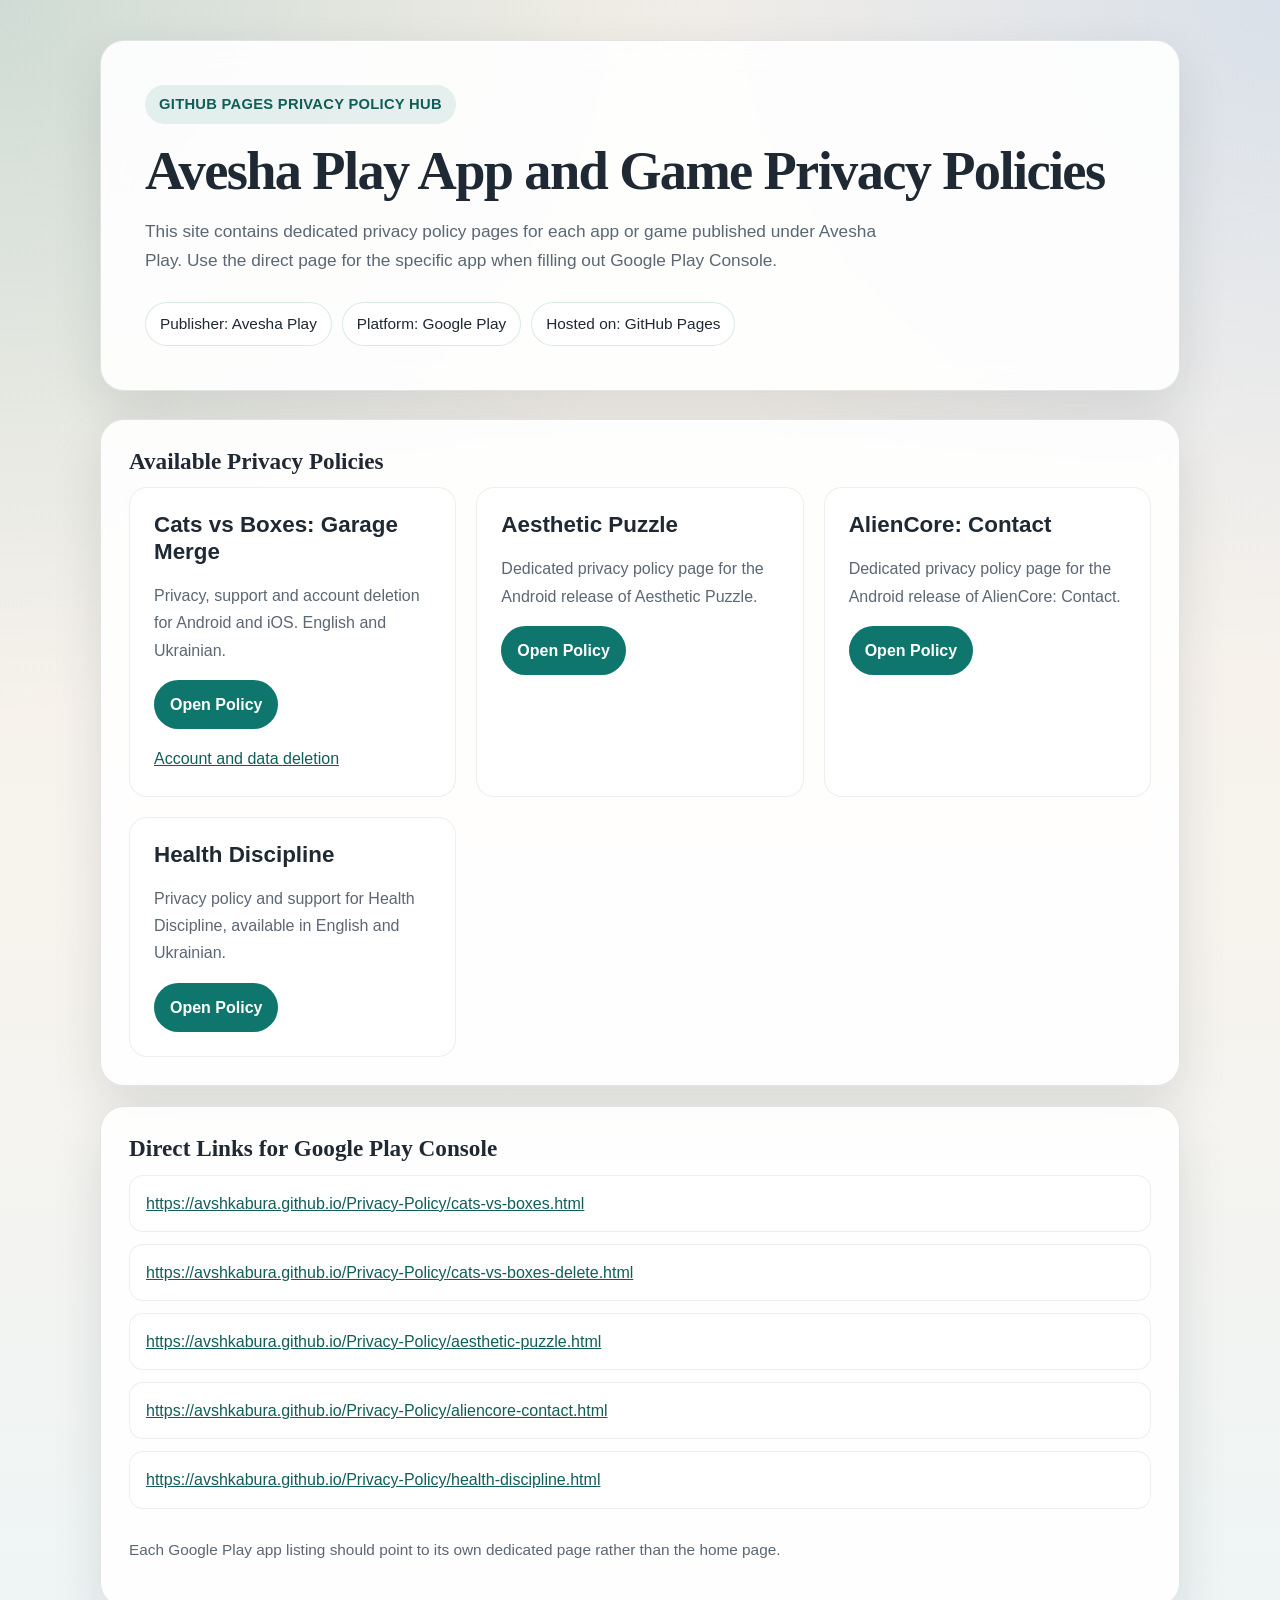
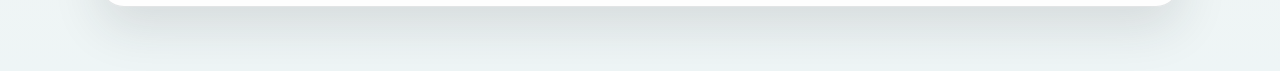
<file: index.html>
<!DOCTYPE html>
<html lang="en">
<head>
  <meta charset="UTF-8" />
  <meta name="viewport" content="width=device-width, initial-scale=1.0" />
  <title>Avesha Play Privacy Policies</title>
  <meta
    name="description"
    content="Privacy policy hub for Avesha Play apps and games published on Google Play."
  />
  <link rel="stylesheet" href="styles.css" />
</head>
<body>
  <main class="shell">
    <section class="hero">
      <span class="eyebrow">GitHub Pages Privacy Policy Hub</span>
      <h1>Avesha Play App and Game Privacy Policies</h1>
      <p>
        This site contains dedicated privacy policy pages for each app or game published under Avesha Play.
        Use the direct page for the specific app when filling out Google Play Console.
      </p>
      <div class="meta-row">
        <span class="chip">Publisher: Avesha Play</span>
        <span class="chip">Platform: Google Play</span>
        <span class="chip">Hosted on: GitHub Pages</span>
      </div>
    </section>

    <section class="panel">
      <h2>Available Privacy Policies</h2>
      <div class="grid">
        <article class="card">
          <h3>Cats vs Boxes: Garage Merge</h3>
          <p>Privacy, support and account deletion for Android and iOS. English and Ukrainian.</p>
          <a class="button" href="cats-vs-boxes.html">Open Policy</a>
          <p><a href="cats-vs-boxes-delete.html">Account and data deletion</a></p>
        </article>
        <article class="card">
          <h3>Aesthetic Puzzle</h3>
          <p>
            Dedicated privacy policy page for the Android release of Aesthetic Puzzle.
          </p>
          <a class="button" href="aesthetic-puzzle.html">Open Policy</a>
        </article>

        <article class="card">
          <h3>AlienCore: Contact</h3>
          <p>
            Dedicated privacy policy page for the Android release of AlienCore: Contact.
          </p>
          <a class="button" href="aliencore-contact.html">Open Policy</a>
        </article>

        <article class="card">
          <h3>Health Discipline</h3>
          <p>
            Privacy policy and support for Health Discipline, available in English and Ukrainian.
          </p>
          <a class="button" href="health-discipline.html">Open Policy</a>
        </article>
      </div>
    </section>

    <section class="panel">
      <h2>Direct Links for Google Play Console</h2>
      <div class="url-list">
        <div class="url-item"><a href="https://avshkabura.github.io/Privacy-Policy/cats-vs-boxes.html">https://avshkabura.github.io/Privacy-Policy/cats-vs-boxes.html</a></div>
        <div class="url-item"><a href="https://avshkabura.github.io/Privacy-Policy/cats-vs-boxes-delete.html">https://avshkabura.github.io/Privacy-Policy/cats-vs-boxes-delete.html</a></div>
        <div class="url-item">
          <a href="https://avshkabura.github.io/Privacy-Policy/aesthetic-puzzle.html">
            https://avshkabura.github.io/Privacy-Policy/aesthetic-puzzle.html
          </a>
        </div>
        <div class="url-item">
          <a href="https://avshkabura.github.io/Privacy-Policy/aliencore-contact.html">
            https://avshkabura.github.io/Privacy-Policy/aliencore-contact.html
          </a>
        </div>
        <div class="url-item">
          <a href="https://avshkabura.github.io/Privacy-Policy/health-discipline.html">
            https://avshkabura.github.io/Privacy-Policy/health-discipline.html
          </a>
        </div>
      </div>
      <p class="footer-note">
        Each Google Play app listing should point to its own dedicated page rather than the home page.
      </p>
    </section>
  </main>
</body>
</html>
</file>
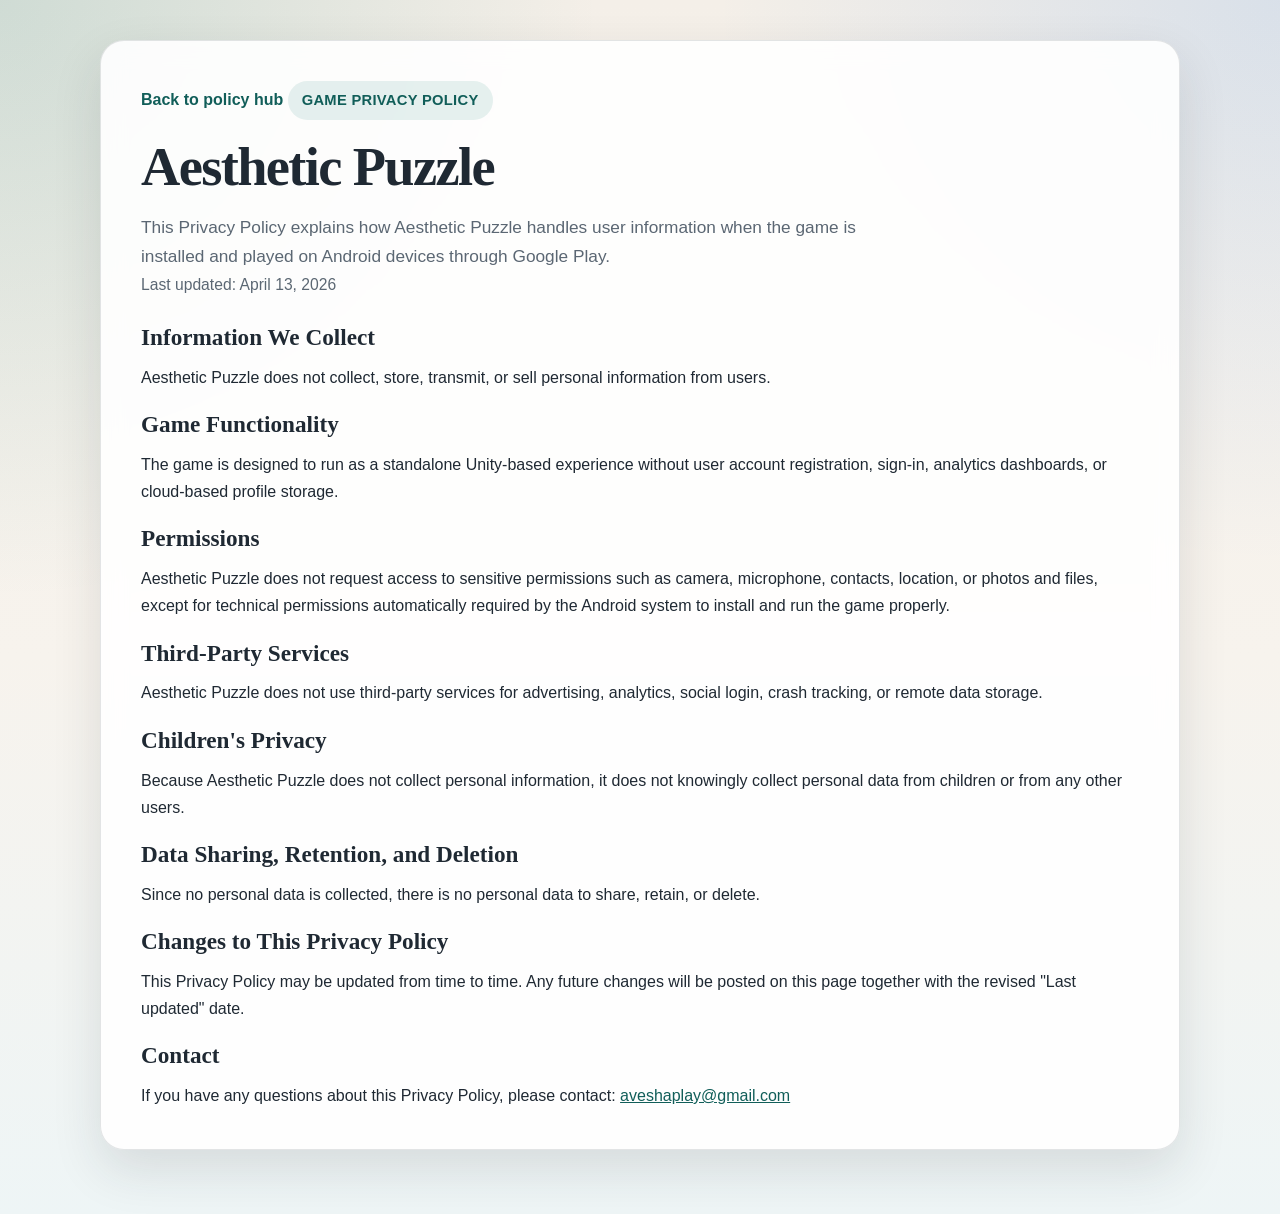
<file: aesthetic-puzzle.html>
<!DOCTYPE html>
<html lang="en">
<head>
  <meta charset="UTF-8" />
  <meta name="viewport" content="width=device-width, initial-scale=1.0" />
  <title>Privacy Policy - Aesthetic Puzzle</title>
  <meta
    name="description"
    content="Privacy Policy for the Aesthetic Puzzle mobile game."
  />
  <link rel="stylesheet" href="styles.css" />
</head>
<body>
  <main class="shell">
    <article class="policy">
      <header>
        <a class="back-link" href="index.html">Back to policy hub</a>
        <span class="eyebrow">Game Privacy Policy</span>
        <h1>Aesthetic Puzzle</h1>
        <p class="lead">
          This Privacy Policy explains how Aesthetic Puzzle handles user information when the
          game is installed and played on Android devices through Google Play.
        </p>
        <p class="last-updated">Last updated: April 13, 2026</p>
      </header>

      <section>
        <h2>Information We Collect</h2>
        <p>
          Aesthetic Puzzle does not collect, store, transmit, or sell personal information from users.
        </p>
      </section>

      <section>
        <h2>Game Functionality</h2>
        <p>
          The game is designed to run as a standalone Unity-based experience without user account
          registration, sign-in, analytics dashboards, or cloud-based profile storage.
        </p>
      </section>

      <section>
        <h2>Permissions</h2>
        <p>
          Aesthetic Puzzle does not request access to sensitive permissions such as camera,
          microphone, contacts, location, or photos and files, except for technical permissions
          automatically required by the Android system to install and run the game properly.
        </p>
      </section>

      <section>
        <h2>Third-Party Services</h2>
        <p>
          Aesthetic Puzzle does not use third-party services for advertising, analytics,
          social login, crash tracking, or remote data storage.
        </p>
      </section>

      <section>
        <h2>Children's Privacy</h2>
        <p>
          Because Aesthetic Puzzle does not collect personal information, it does not knowingly
          collect personal data from children or from any other users.
        </p>
      </section>

      <section>
        <h2>Data Sharing, Retention, and Deletion</h2>
        <p>
          Since no personal data is collected, there is no personal data to share, retain, or delete.
        </p>
      </section>

      <section>
        <h2>Changes to This Privacy Policy</h2>
        <p>
          This Privacy Policy may be updated from time to time. Any future changes will be posted on
          this page together with the revised "Last updated" date.
        </p>
      </section>

      <section>
        <h2>Contact</h2>
        <p>
          If you have any questions about this Privacy Policy, please contact:
          <a href="mailto:aveshaplay@gmail.com">aveshaplay@gmail.com</a>
        </p>
      </section>
    </article>
  </main>
</body>
</html>
</file>
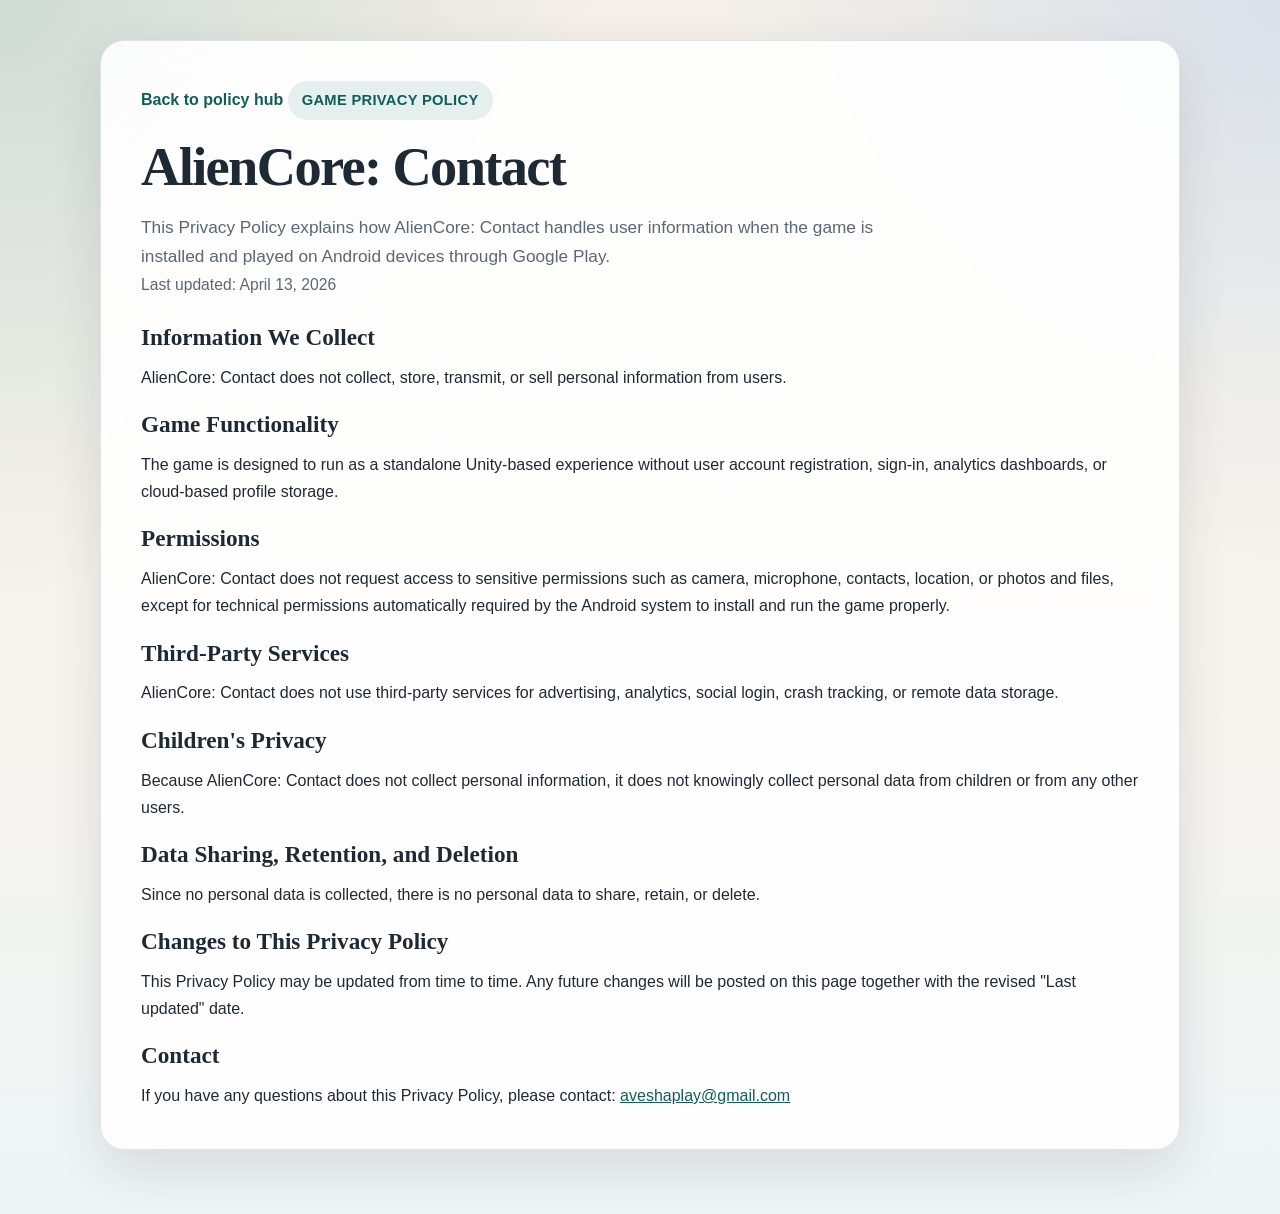
<file: aliencore-contact.html>
<!DOCTYPE html>
<html lang="en">
<head>
  <meta charset="UTF-8" />
  <meta name="viewport" content="width=device-width, initial-scale=1.0" />
  <title>Privacy Policy - AlienCore: Contact</title>
  <meta
    name="description"
    content="Privacy Policy for the AlienCore: Contact mobile game."
  />
  <link rel="stylesheet" href="styles.css" />
</head>
<body>
  <main class="shell">
    <article class="policy">
      <header>
        <a class="back-link" href="index.html">Back to policy hub</a>
        <span class="eyebrow">Game Privacy Policy</span>
        <h1>AlienCore: Contact</h1>
        <p class="lead">
          This Privacy Policy explains how AlienCore: Contact handles user information when the
          game is installed and played on Android devices through Google Play.
        </p>
        <p class="last-updated">Last updated: April 13, 2026</p>
      </header>

      <section>
        <h2>Information We Collect</h2>
        <p>
          AlienCore: Contact does not collect, store, transmit, or sell personal information from users.
        </p>
      </section>

      <section>
        <h2>Game Functionality</h2>
        <p>
          The game is designed to run as a standalone Unity-based experience without user account
          registration, sign-in, analytics dashboards, or cloud-based profile storage.
        </p>
      </section>

      <section>
        <h2>Permissions</h2>
        <p>
          AlienCore: Contact does not request access to sensitive permissions such as camera,
          microphone, contacts, location, or photos and files, except for technical permissions
          automatically required by the Android system to install and run the game properly.
        </p>
      </section>

      <section>
        <h2>Third-Party Services</h2>
        <p>
          AlienCore: Contact does not use third-party services for advertising, analytics,
          social login, crash tracking, or remote data storage.
        </p>
      </section>

      <section>
        <h2>Children's Privacy</h2>
        <p>
          Because AlienCore: Contact does not collect personal information, it does not knowingly
          collect personal data from children or from any other users.
        </p>
      </section>

      <section>
        <h2>Data Sharing, Retention, and Deletion</h2>
        <p>
          Since no personal data is collected, there is no personal data to share, retain, or delete.
        </p>
      </section>

      <section>
        <h2>Changes to This Privacy Policy</h2>
        <p>
          This Privacy Policy may be updated from time to time. Any future changes will be posted on
          this page together with the revised "Last updated" date.
        </p>
      </section>

      <section>
        <h2>Contact</h2>
        <p>
          If you have any questions about this Privacy Policy, please contact:
          <a href="mailto:aveshaplay@gmail.com">aveshaplay@gmail.com</a>
        </p>
      </section>
    </article>
  </main>
</body>
</html>
</file>
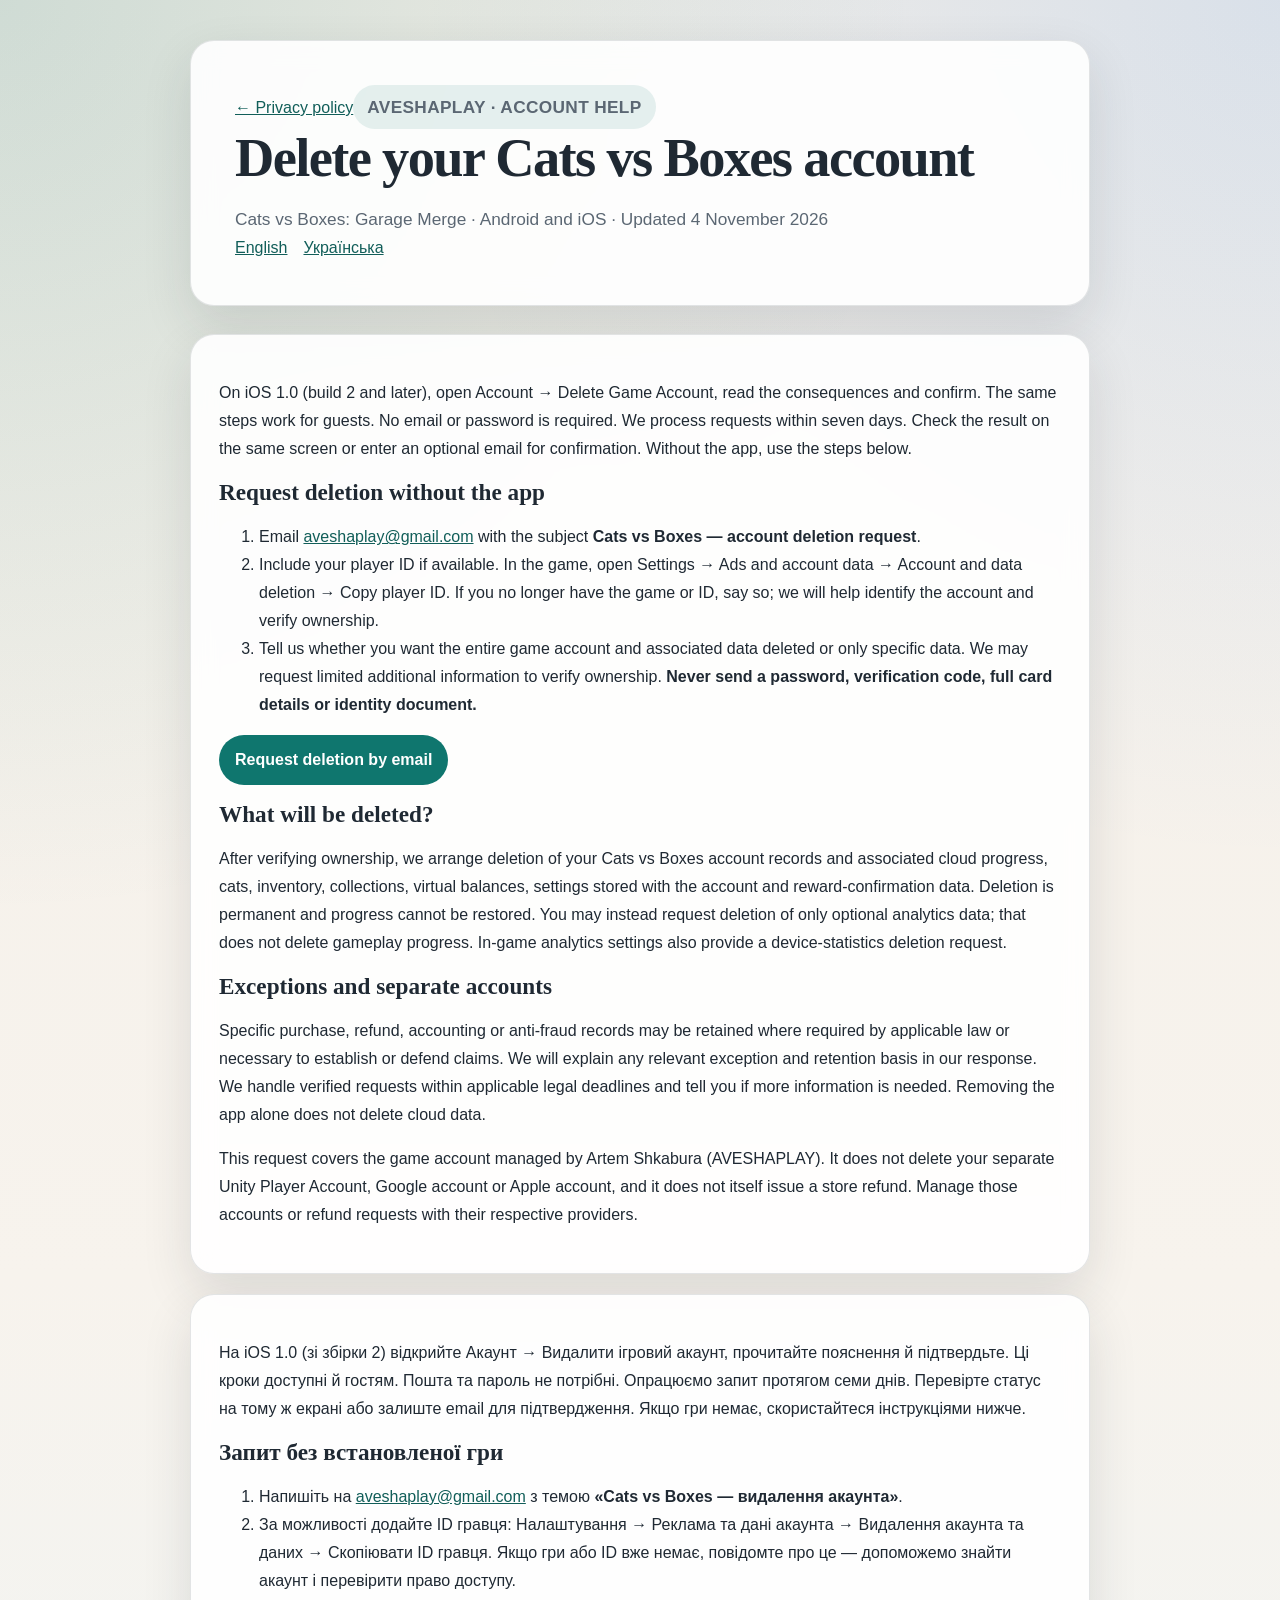
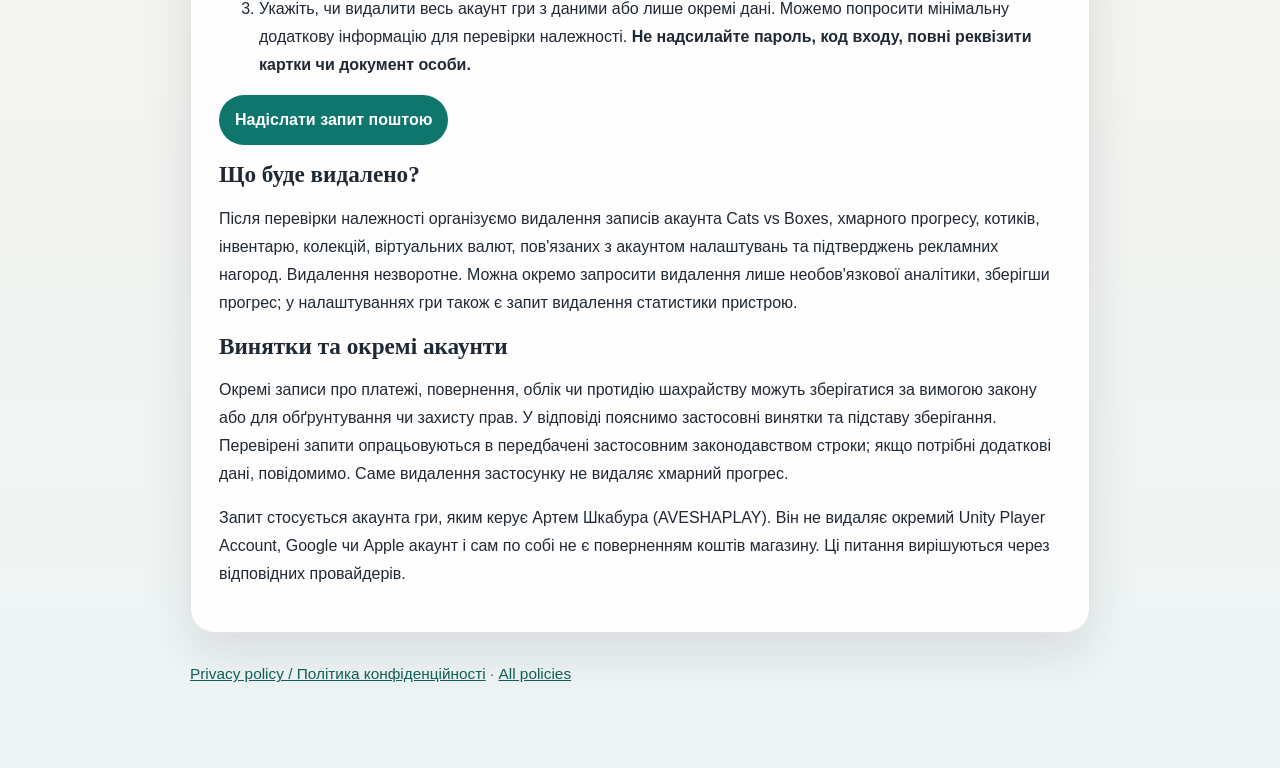
<file: cats-vs-boxes-delete.html>
<!doctype html><html lang="en"><head><meta charset="utf-8"><meta name="viewport" content="width=device-width,initial-scale=1"><meta name="referrer" content="no-referrer"><title>Delete account · Cats vs Boxes: Garage Merge</title><link rel="stylesheet" href="styles.css"><style>p,li{line-height:1.75}a{overflow-wrap:anywhere}.shell{max-width:900px}nav{display:flex;gap:1rem;flex-wrap:wrap}</style></head><body><main class="shell"><section class="hero"><a href="cats-vs-boxes.html">← Privacy policy</a><p class="eyebrow">AVESHAPLAY · Account help</p><h1>Delete your Cats vs Boxes account</h1><p>Cats vs Boxes: Garage Merge · Android and iOS · Updated 4 November 2026</p><nav><a href="#en">English</a><a href="#uk" lang="uk">Українська</a></nav></section>
<section id="en" class="panel"><p>On iOS 1.0 (build 2 and later), open Account → Delete Game Account, read the consequences and confirm. The same steps work for guests. No email or password is required. We process requests within seven days. Check the result on the same screen or enter an optional email for confirmation. Without the app, use the steps below.</p><h2>Request deletion without the app</h2><ol><li>Email <a href="mailto:aveshaplay@gmail.com?subject=Cats%20vs%20Boxes%20-%20account%20deletion%20request">aveshaplay@gmail.com</a> with the subject <strong>Cats vs Boxes — account deletion request</strong>.</li><li>Include your player ID if available. In the game, open Settings → Ads and account data → Account and data deletion → Copy player ID. If you no longer have the game or ID, say so; we will help identify the account and verify ownership.</li><li>Tell us whether you want the entire game account and associated data deleted or only specific data. We may request limited additional information to verify ownership. <strong>Never send a password, verification code, full card details or identity document.</strong></li></ol><p><a class="button" href="mailto:aveshaplay@gmail.com?subject=Cats%20vs%20Boxes%20-%20account%20deletion%20request">Request deletion by email</a></p><h2>What will be deleted?</h2><p>After verifying ownership, we arrange deletion of your Cats vs Boxes account records and associated cloud progress, cats, inventory, collections, virtual balances, settings stored with the account and reward-confirmation data. Deletion is permanent and progress cannot be restored. You may instead request deletion of only optional analytics data; that does not delete gameplay progress. In-game analytics settings also provide a device-statistics deletion request.</p><h2>Exceptions and separate accounts</h2><p>Specific purchase, refund, accounting or anti-fraud records may be retained where required by applicable law or necessary to establish or defend claims. We will explain any relevant exception and retention basis in our response. We handle verified requests within applicable legal deadlines and tell you if more information is needed. Removing the app alone does not delete cloud data.</p><p>This request covers the game account managed by Artem Shkabura (AVESHAPLAY). It does not delete your separate Unity Player Account, Google account or Apple account, and it does not itself issue a store refund. Manage those accounts or refund requests with their respective providers.</p></section>
<section id="uk" class="panel" lang="uk"><p>На iOS 1.0 (зі збірки 2) відкрийте Акаунт → Видалити ігровий акаунт, прочитайте пояснення й підтвердьте. Ці кроки доступні й гостям. Пошта та пароль не потрібні. Опрацюємо запит протягом семи днів. Перевірте статус на тому ж екрані або залиште email для підтвердження. Якщо гри немає, скористайтеся інструкціями нижче.</p><h2>Запит без встановленої гри</h2><ol><li>Напишіть на <a href="mailto:aveshaplay@gmail.com?subject=Cats%20vs%20Boxes%20-%20account%20deletion%20request">aveshaplay@gmail.com</a> з темою <strong>«Cats vs Boxes — видалення акаунта»</strong>.</li><li>За можливості додайте ID гравця: Налаштування → Реклама та дані акаунта → Видалення акаунта та даних → Скопіювати ID гравця. Якщо гри або ID вже немає, повідомте про це — допоможемо знайти акаунт і перевірити право доступу.</li><li>Укажіть, чи видалити весь акаунт гри з даними або лише окремі дані. Можемо попросити мінімальну додаткову інформацію для перевірки належності. <strong>Не надсилайте пароль, код входу, повні реквізити картки чи документ особи.</strong></li></ol><p><a class="button" href="mailto:aveshaplay@gmail.com?subject=Cats%20vs%20Boxes%20-%20account%20deletion%20request">Надіслати запит поштою</a></p><h2>Що буде видалено?</h2><p>Після перевірки належності організуємо видалення записів акаунта Cats vs Boxes, хмарного прогресу, котиків, інвентарю, колекцій, віртуальних валют, пов'язаних з акаунтом налаштувань та підтверджень рекламних нагород. Видалення незворотне. Можна окремо запросити видалення лише необов'язкової аналітики, зберігши прогрес; у налаштуваннях гри також є запит видалення статистики пристрою.</p><h2>Винятки та окремі акаунти</h2><p>Окремі записи про платежі, повернення, облік чи протидію шахрайству можуть зберігатися за вимогою закону або для обґрунтування чи захисту прав. У відповіді пояснимо застосовні винятки та підставу зберігання. Перевірені запити опрацьовуються в передбачені застосовним законодавством строки; якщо потрібні додаткові дані, повідомимо. Саме видалення застосунку не видаляє хмарний прогрес.</p><p>Запит стосується акаунта гри, яким керує Артем Шкабура (AVESHAPLAY). Він не видаляє окремий Unity Player Account, Google чи Apple акаунт і сам по собі не є поверненням коштів магазину. Ці питання вирішуються через відповідних провайдерів.</p></section><p class="footer-note"><a href="cats-vs-boxes.html">Privacy policy / Політика конфіденційності</a> · <a href="index.html">All policies</a></p></main></body></html>
</file>
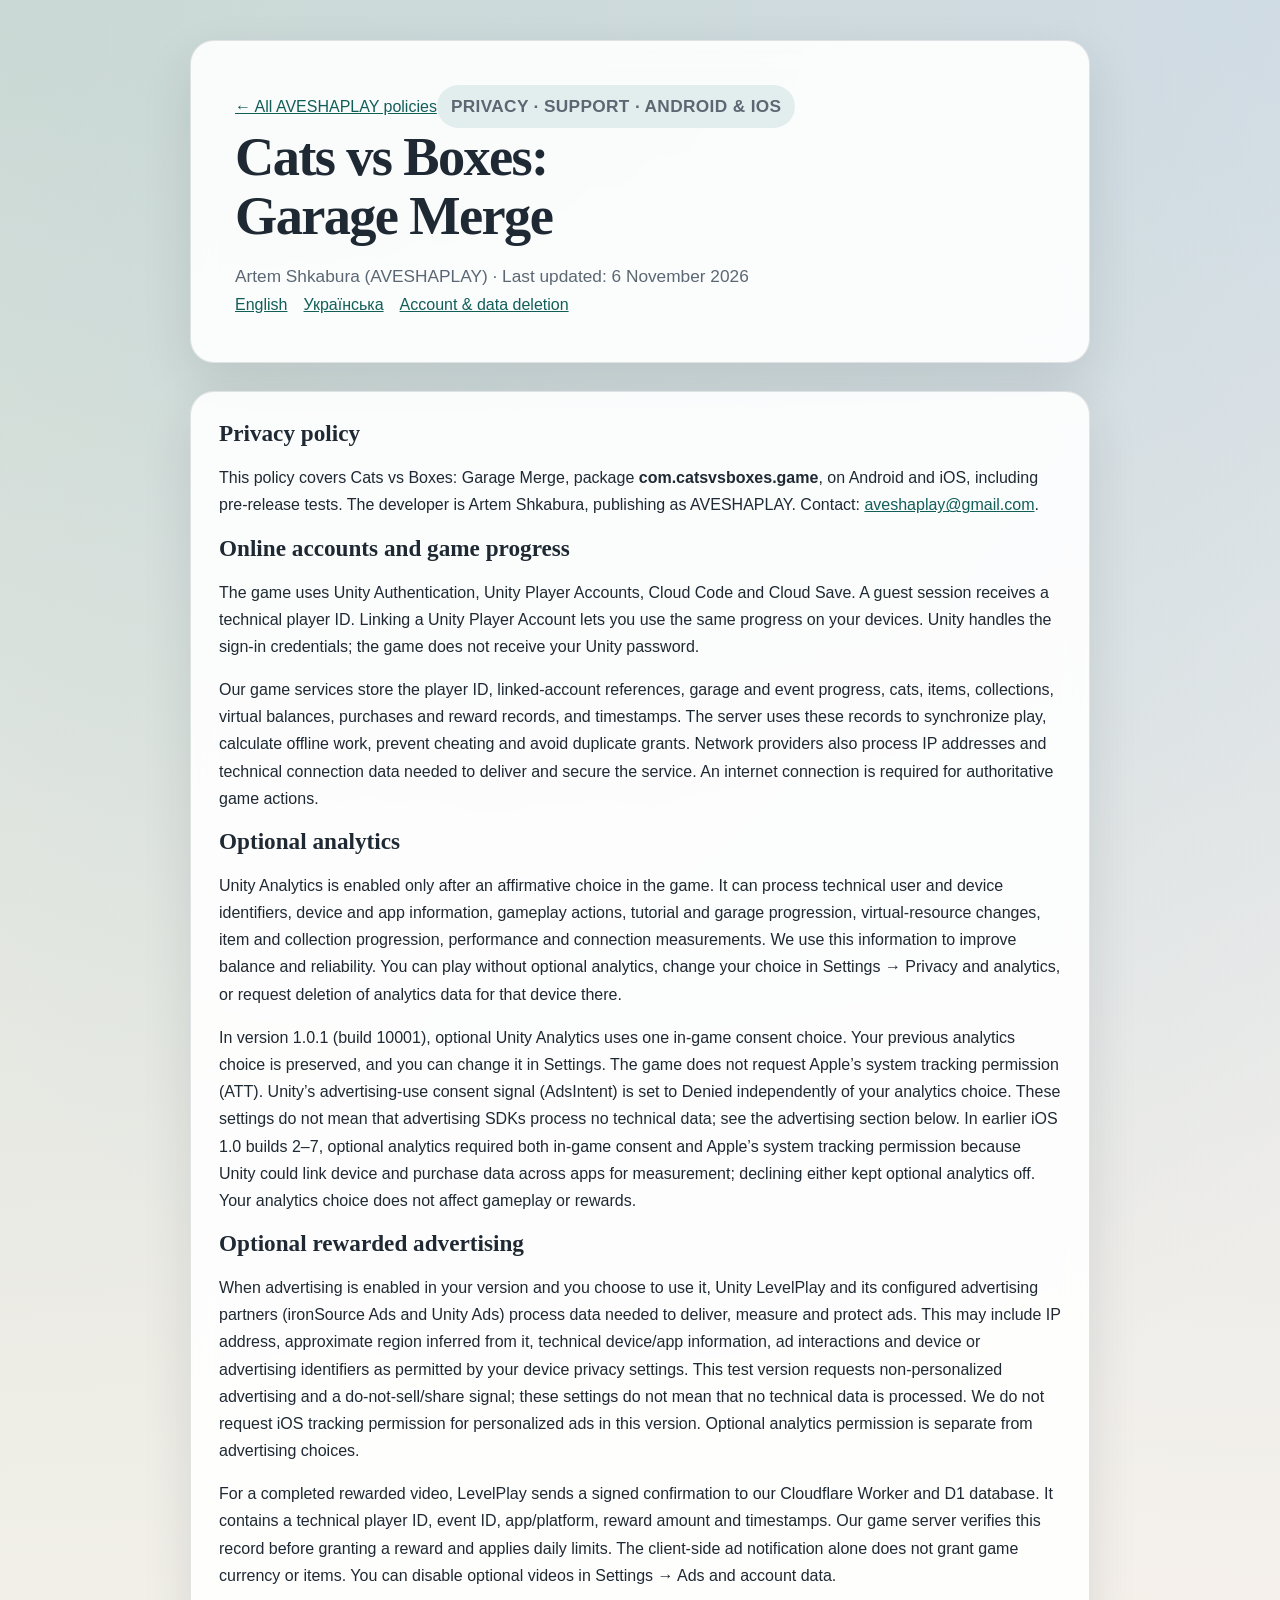
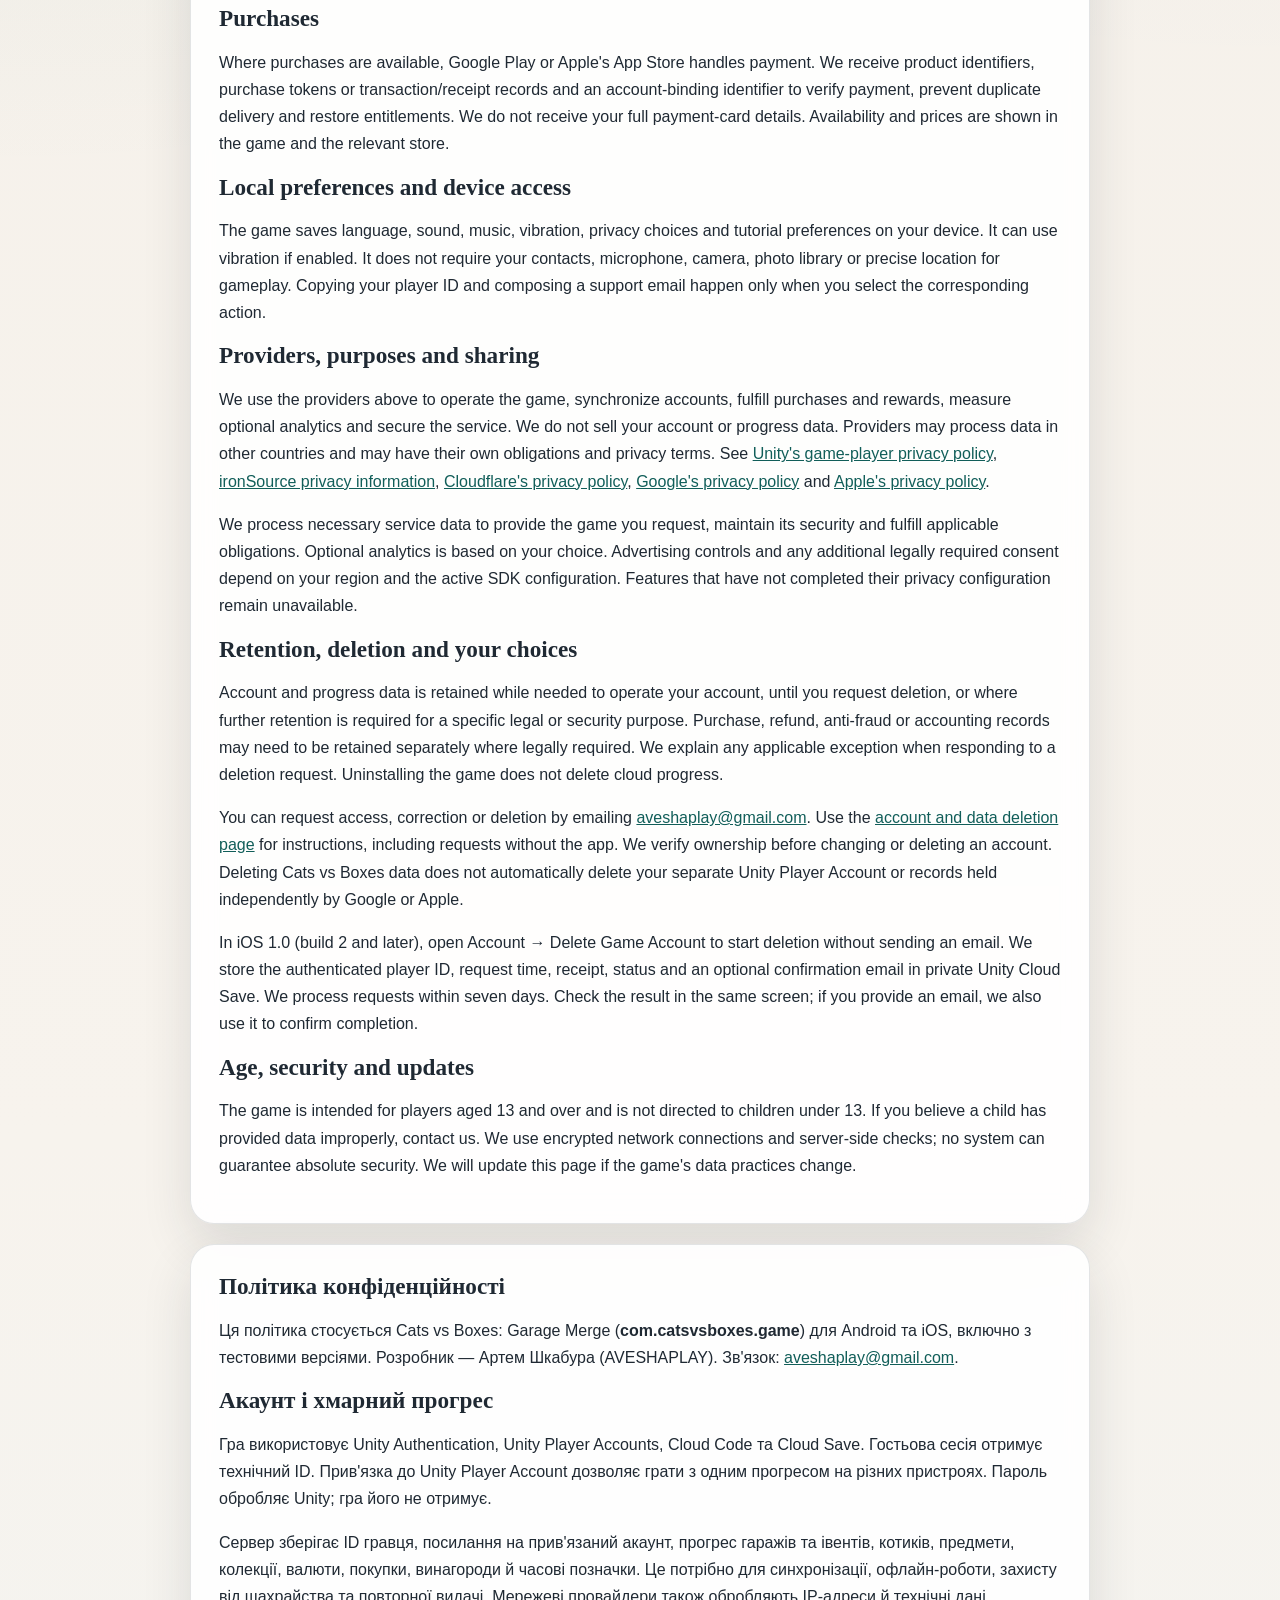
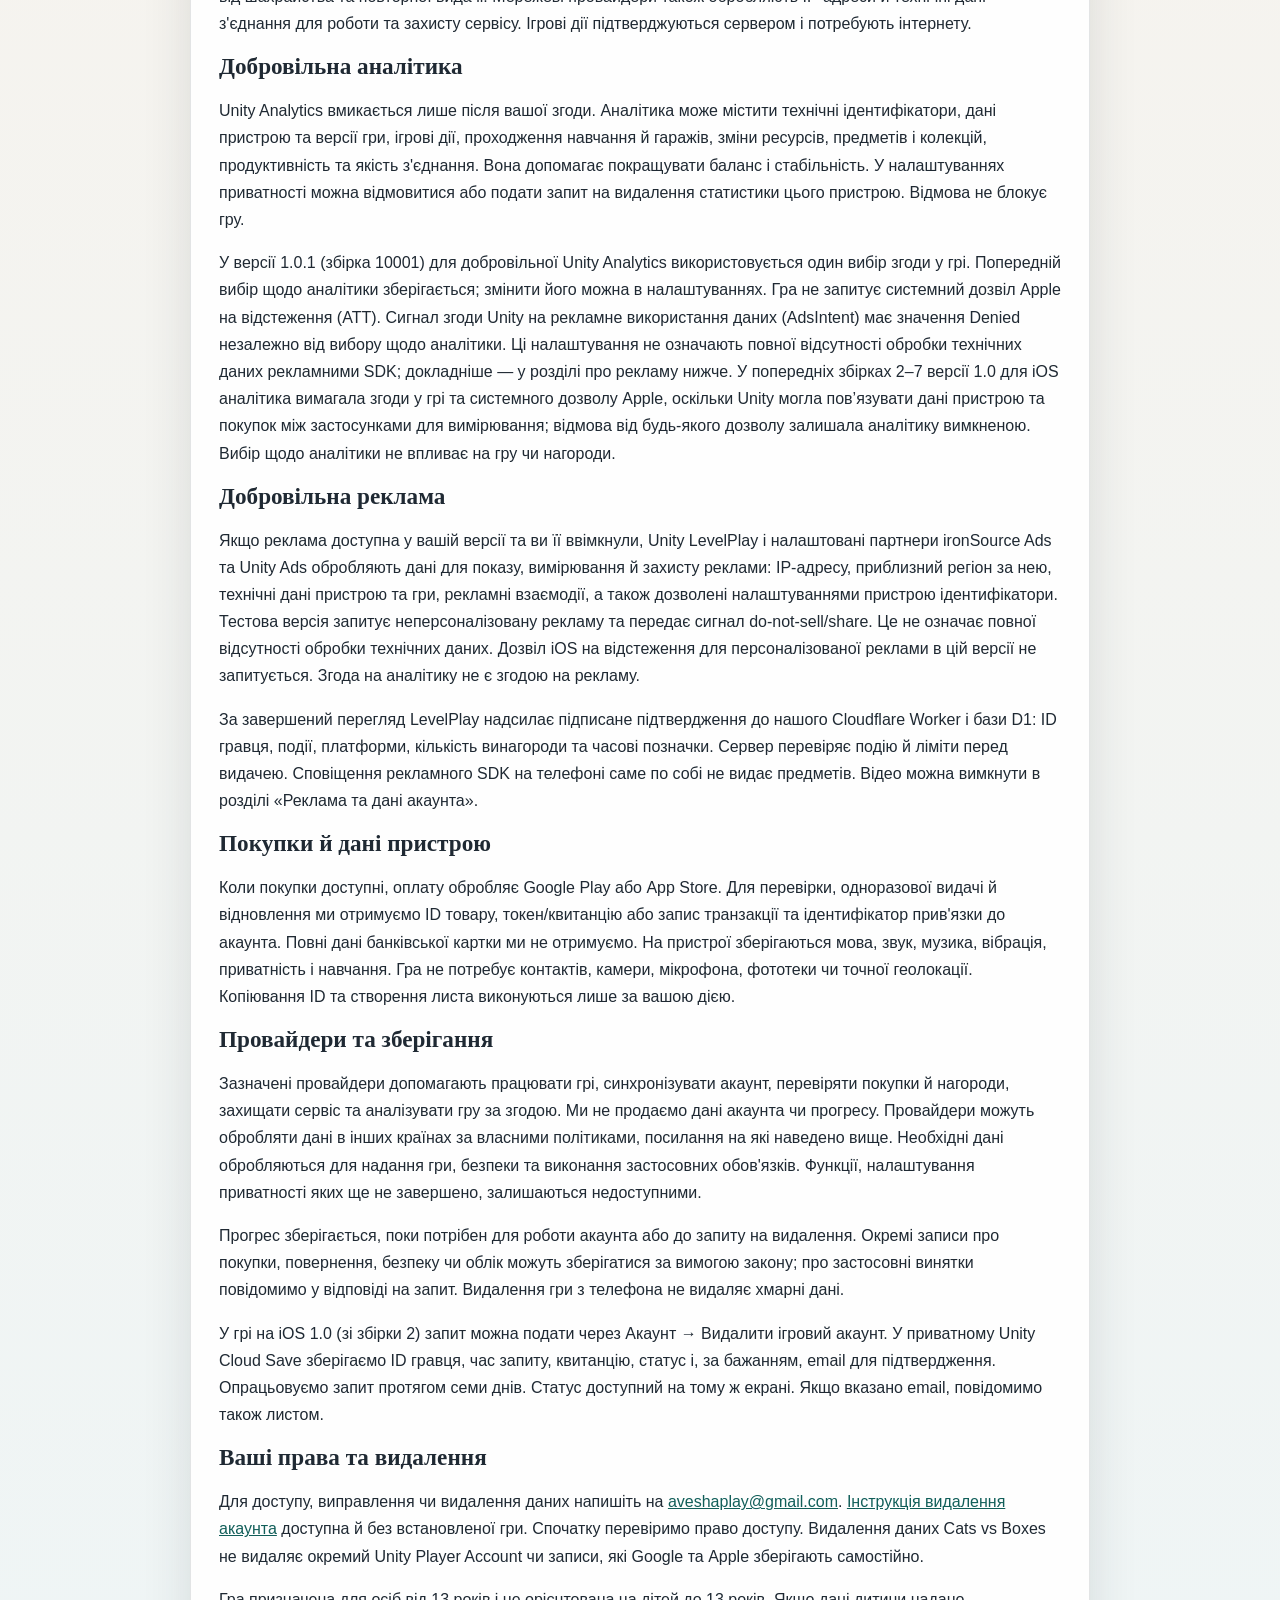
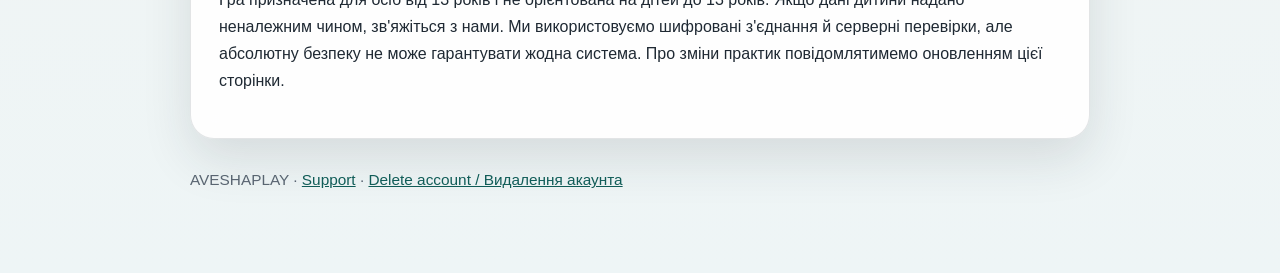
<file: cats-vs-boxes.html>
<!doctype html>
<html lang="en"><head><meta charset="utf-8"><meta name="viewport" content="width=device-width,initial-scale=1"><meta name="referrer" content="no-referrer"><title>Privacy &amp; Support · Cats vs Boxes: Garage Merge</title><meta name="description" content="Privacy, support and account deletion for Cats vs Boxes: Garage Merge by AVESHAPLAY. English and Ukrainian."><link rel="stylesheet" href="styles.css"><style>html{scroll-behavior:smooth}p,li{line-height:1.7}nav{display:flex;flex-wrap:wrap;gap:1rem}section{scroll-margin-top:1rem}a{overflow-wrap:anywhere}.legal-content{max-width:900px}h2{margin-top:1.7rem}</style></head>
<body><main class="shell legal-content"><section class="hero"><a href="index.html">← All AVESHAPLAY policies</a><p class="eyebrow">Privacy · Support · Android &amp; iOS</p><h1>Cats vs Boxes:<br>Garage Merge</h1><p>Artem Shkabura (AVESHAPLAY) · Last updated: 6 November 2026</p><nav aria-label="Languages and account help"><a href="#en">English</a><a href="#uk" lang="uk">Українська</a><a href="cats-vs-boxes-delete.html">Account &amp; data deletion</a></nav></section>
<section id="en" class="panel" lang="en"><h2>Privacy policy</h2><p>This policy covers Cats vs Boxes: Garage Merge, package <strong>com.catsvsboxes.game</strong>, on Android and iOS, including pre-release tests. The developer is Artem Shkabura, publishing as AVESHAPLAY. Contact: <a href="mailto:aveshaplay@gmail.com">aveshaplay@gmail.com</a>.</p>
<h2>Online accounts and game progress</h2><p>The game uses Unity Authentication, Unity Player Accounts, Cloud Code and Cloud Save. A guest session receives a technical player ID. Linking a Unity Player Account lets you use the same progress on your devices. Unity handles the sign-in credentials; the game does not receive your Unity password.</p><p>Our game services store the player ID, linked-account references, garage and event progress, cats, items, collections, virtual balances, purchases and reward records, and timestamps. The server uses these records to synchronize play, calculate offline work, prevent cheating and avoid duplicate grants. Network providers also process IP addresses and technical connection data needed to deliver and secure the service. An internet connection is required for authoritative game actions.</p>
<h2>Optional analytics</h2><p>Unity Analytics is enabled only after an affirmative choice in the game. It can process technical user and device identifiers, device and app information, gameplay actions, tutorial and garage progression, virtual-resource changes, item and collection progression, performance and connection measurements. We use this information to improve balance and reliability. You can play without optional analytics, change your choice in Settings → Privacy and analytics, or request deletion of analytics data for that device there.</p>
<p>In version 1.0.1 (build 10001), optional Unity Analytics uses one in-game consent choice. Your previous analytics choice is preserved, and you can change it in Settings. The game does not request Apple’s system tracking permission (ATT). Unity’s advertising-use consent signal (AdsIntent) is set to Denied independently of your analytics choice. These settings do not mean that advertising SDKs process no technical data; see the advertising section below. In earlier iOS 1.0 builds 2–7, optional analytics required both in-game consent and Apple’s system tracking permission because Unity could link device and purchase data across apps for measurement; declining either kept optional analytics off. Your analytics choice does not affect gameplay or rewards.</p><h2>Optional rewarded advertising</h2><p>When advertising is enabled in your version and you choose to use it, Unity LevelPlay and its configured advertising partners (ironSource Ads and Unity Ads) process data needed to deliver, measure and protect ads. This may include IP address, approximate region inferred from it, technical device/app information, ad interactions and device or advertising identifiers as permitted by your device privacy settings. This test version requests non-personalized advertising and a do-not-sell/share signal; these settings do not mean that no technical data is processed. We do not request iOS tracking permission for personalized ads in this version. Optional analytics permission is separate from advertising choices.</p><p>For a completed rewarded video, LevelPlay sends a signed confirmation to our Cloudflare Worker and D1 database. It contains a technical player ID, event ID, app/platform, reward amount and timestamps. Our game server verifies this record before granting a reward and applies daily limits. The client-side ad notification alone does not grant game currency or items. You can disable optional videos in Settings → Ads and account data.</p>
<h2>Purchases</h2><p>Where purchases are available, Google Play or Apple's App Store handles payment. We receive product identifiers, purchase tokens or transaction/receipt records and an account-binding identifier to verify payment, prevent duplicate delivery and restore entitlements. We do not receive your full payment-card details. Availability and prices are shown in the game and the relevant store.</p>
<h2>Local preferences and device access</h2><p>The game saves language, sound, music, vibration, privacy choices and tutorial preferences on your device. It can use vibration if enabled. It does not require your contacts, microphone, camera, photo library or precise location for gameplay. Copying your player ID and composing a support email happen only when you select the corresponding action.</p>
<h2>Providers, purposes and sharing</h2><p>We use the providers above to operate the game, synchronize accounts, fulfill purchases and rewards, measure optional analytics and secure the service. We do not sell your account or progress data. Providers may process data in other countries and may have their own obligations and privacy terms. See <a href="https://unity.com/legal/game-player-and-app-user-privacy-policy">Unity's game-player privacy policy</a>, <a href="https://developers.is.com/ironsource-mobile/air/ironsource-mobile-privacy-policy/">ironSource privacy information</a>, <a href="https://www.cloudflare.com/privacypolicy/">Cloudflare's privacy policy</a>, <a href="https://policies.google.com/privacy">Google's privacy policy</a> and <a href="https://www.apple.com/legal/privacy/">Apple's privacy policy</a>.</p><p>We process necessary service data to provide the game you request, maintain its security and fulfill applicable obligations. Optional analytics is based on your choice. Advertising controls and any additional legally required consent depend on your region and the active SDK configuration. Features that have not completed their privacy configuration remain unavailable.</p>
<h2>Retention, deletion and your choices</h2><p>Account and progress data is retained while needed to operate your account, until you request deletion, or where further retention is required for a specific legal or security purpose. Purchase, refund, anti-fraud or accounting records may need to be retained separately where legally required. We explain any applicable exception when responding to a deletion request. Uninstalling the game does not delete cloud progress.</p><p>You can request access, correction or deletion by emailing <a href="mailto:aveshaplay@gmail.com">aveshaplay@gmail.com</a>. Use the <a href="cats-vs-boxes-delete.html">account and data deletion page</a> for instructions, including requests without the app. We verify ownership before changing or deleting an account. Deleting Cats vs Boxes data does not automatically delete your separate Unity Player Account or records held independently by Google or Apple.</p>
<p>In iOS 1.0 (build 2 and later), open Account → Delete Game Account to start deletion without sending an email. We store the authenticated player ID, request time, receipt, status and an optional confirmation email in private Unity Cloud Save. We process requests within seven days. Check the result in the same screen; if you provide an email, we also use it to confirm completion.</p><h2>Age, security and updates</h2><p>The game is intended for players aged 13 and over and is not directed to children under 13. If you believe a child has provided data improperly, contact us. We use encrypted network connections and server-side checks; no system can guarantee absolute security. We will update this page if the game's data practices change.</p></section>
<section id="uk" class="panel" lang="uk"><h2>Політика конфіденційності</h2><p>Ця політика стосується Cats vs Boxes: Garage Merge (<strong>com.catsvsboxes.game</strong>) для Android та iOS, включно з тестовими версіями. Розробник — Артем Шкабура (AVESHAPLAY). Зв'язок: <a href="mailto:aveshaplay@gmail.com">aveshaplay@gmail.com</a>.</p>
<h2>Акаунт і хмарний прогрес</h2><p>Гра використовує Unity Authentication, Unity Player Accounts, Cloud Code та Cloud Save. Гостьова сесія отримує технічний ID. Прив'язка до Unity Player Account дозволяє грати з одним прогресом на різних пристроях. Пароль обробляє Unity; гра його не отримує.</p><p>Сервер зберігає ID гравця, посилання на прив'язаний акаунт, прогрес гаражів та івентів, котиків, предмети, колекції, валюти, покупки, винагороди й часові позначки. Це потрібно для синхронізації, офлайн-роботи, захисту від шахрайства та повторної видачі. Мережеві провайдери також обробляють IP-адреси й технічні дані з'єднання для роботи та захисту сервісу. Ігрові дії підтверджуються сервером і потребують інтернету.</p>
<h2>Добровільна аналітика</h2><p>Unity Analytics вмикається лише після вашої згоди. Аналітика може містити технічні ідентифікатори, дані пристрою та версії гри, ігрові дії, проходження навчання й гаражів, зміни ресурсів, предметів і колекцій, продуктивність та якість з'єднання. Вона допомагає покращувати баланс і стабільність. У налаштуваннях приватності можна відмовитися або подати запит на видалення статистики цього пристрою. Відмова не блокує гру.</p>
<p>У версії 1.0.1 (збірка 10001) для добровільної Unity Analytics використовується один вибір згоди у грі. Попередній вибір щодо аналітики зберігається; змінити його можна в налаштуваннях. Гра не запитує системний дозвіл Apple на відстеження (ATT). Сигнал згоди Unity на рекламне використання даних (AdsIntent) має значення Denied незалежно від вибору щодо аналітики. Ці налаштування не означають повної відсутності обробки технічних даних рекламними SDK; докладніше — у розділі про рекламу нижче. У попередніх збірках 2–7 версії 1.0 для iOS аналітика вимагала згоди у грі та системного дозволу Apple, оскільки Unity могла пов’язувати дані пристрою та покупок між застосунками для вимірювання; відмова від будь-якого дозволу залишала аналітику вимкненою. Вибір щодо аналітики не впливає на гру чи нагороди.</p><h2>Добровільна реклама</h2><p>Якщо реклама доступна у вашій версії та ви її ввімкнули, Unity LevelPlay і налаштовані партнери ironSource Ads та Unity Ads обробляють дані для показу, вимірювання й захисту реклами: IP-адресу, приблизний регіон за нею, технічні дані пристрою та гри, рекламні взаємодії, а також дозволені налаштуваннями пристрою ідентифікатори. Тестова версія запитує неперсоналізовану рекламу та передає сигнал do-not-sell/share. Це не означає повної відсутності обробки технічних даних. Дозвіл iOS на відстеження для персоналізованої реклами в цій версії не запитується. Згода на аналітику не є згодою на рекламу.</p><p>За завершений перегляд LevelPlay надсилає підписане підтвердження до нашого Cloudflare Worker і бази D1: ID гравця, події, платформи, кількість винагороди та часові позначки. Сервер перевіряє подію й ліміти перед видачею. Сповіщення рекламного SDK на телефоні саме по собі не видає предметів. Відео можна вимкнути в розділі «Реклама та дані акаунта».</p>
<h2>Покупки й дані пристрою</h2><p>Коли покупки доступні, оплату обробляє Google Play або App Store. Для перевірки, одноразової видачі й відновлення ми отримуємо ID товару, токен/квитанцію або запис транзакції та ідентифікатор прив'язки до акаунта. Повні дані банківської картки ми не отримуємо. На пристрої зберігаються мова, звук, музика, вібрація, приватність і навчання. Гра не потребує контактів, камери, мікрофона, фототеки чи точної геолокації. Копіювання ID та створення листа виконуються лише за вашою дією.</p>
<h2>Провайдери та зберігання</h2><p>Зазначені провайдери допомагають працювати грі, синхронізувати акаунт, перевіряти покупки й нагороди, захищати сервіс та аналізувати гру за згодою. Ми не продаємо дані акаунта чи прогресу. Провайдери можуть обробляти дані в інших країнах за власними політиками, посилання на які наведено вище. Необхідні дані обробляються для надання гри, безпеки та виконання застосовних обов'язків. Функції, налаштування приватності яких ще не завершено, залишаються недоступними.</p><p>Прогрес зберігається, поки потрібен для роботи акаунта або до запиту на видалення. Окремі записи про покупки, повернення, безпеку чи облік можуть зберігатися за вимогою закону; про застосовні винятки повідомимо у відповіді на запит. Видалення гри з телефона не видаляє хмарні дані.</p>
<p>У грі на iOS 1.0 (зі збірки 2) запит можна подати через Акаунт → Видалити ігровий акаунт. У приватному Unity Cloud Save зберігаємо ID гравця, час запиту, квитанцію, статус і, за бажанням, email для підтвердження. Опрацьовуємо запит протягом семи днів. Статус доступний на тому ж екрані. Якщо вказано email, повідомимо також листом.</p><h2>Ваші права та видалення</h2><p>Для доступу, виправлення чи видалення даних напишіть на <a href="mailto:aveshaplay@gmail.com">aveshaplay@gmail.com</a>. <a href="cats-vs-boxes-delete.html#uk">Інструкція видалення акаунта</a> доступна й без встановленої гри. Спочатку перевіримо право доступу. Видалення даних Cats vs Boxes не видаляє окремий Unity Player Account чи записи, які Google та Apple зберігають самостійно.</p><p>Гра призначена для осіб від 13 років і не орієнтована на дітей до 13 років. Якщо дані дитини надано неналежним чином, зв'яжіться з нами. Ми використовуємо шифровані з'єднання й серверні перевірки, але абсолютну безпеку не може гарантувати жодна система. Про зміни практик повідомлятимемо оновленням цієї сторінки.</p></section>
<p class="footer-note">AVESHAPLAY · <a href="mailto:aveshaplay@gmail.com">Support</a> · <a href="cats-vs-boxes-delete.html">Delete account / Видалення акаунта</a></p></main></body></html>
</file>
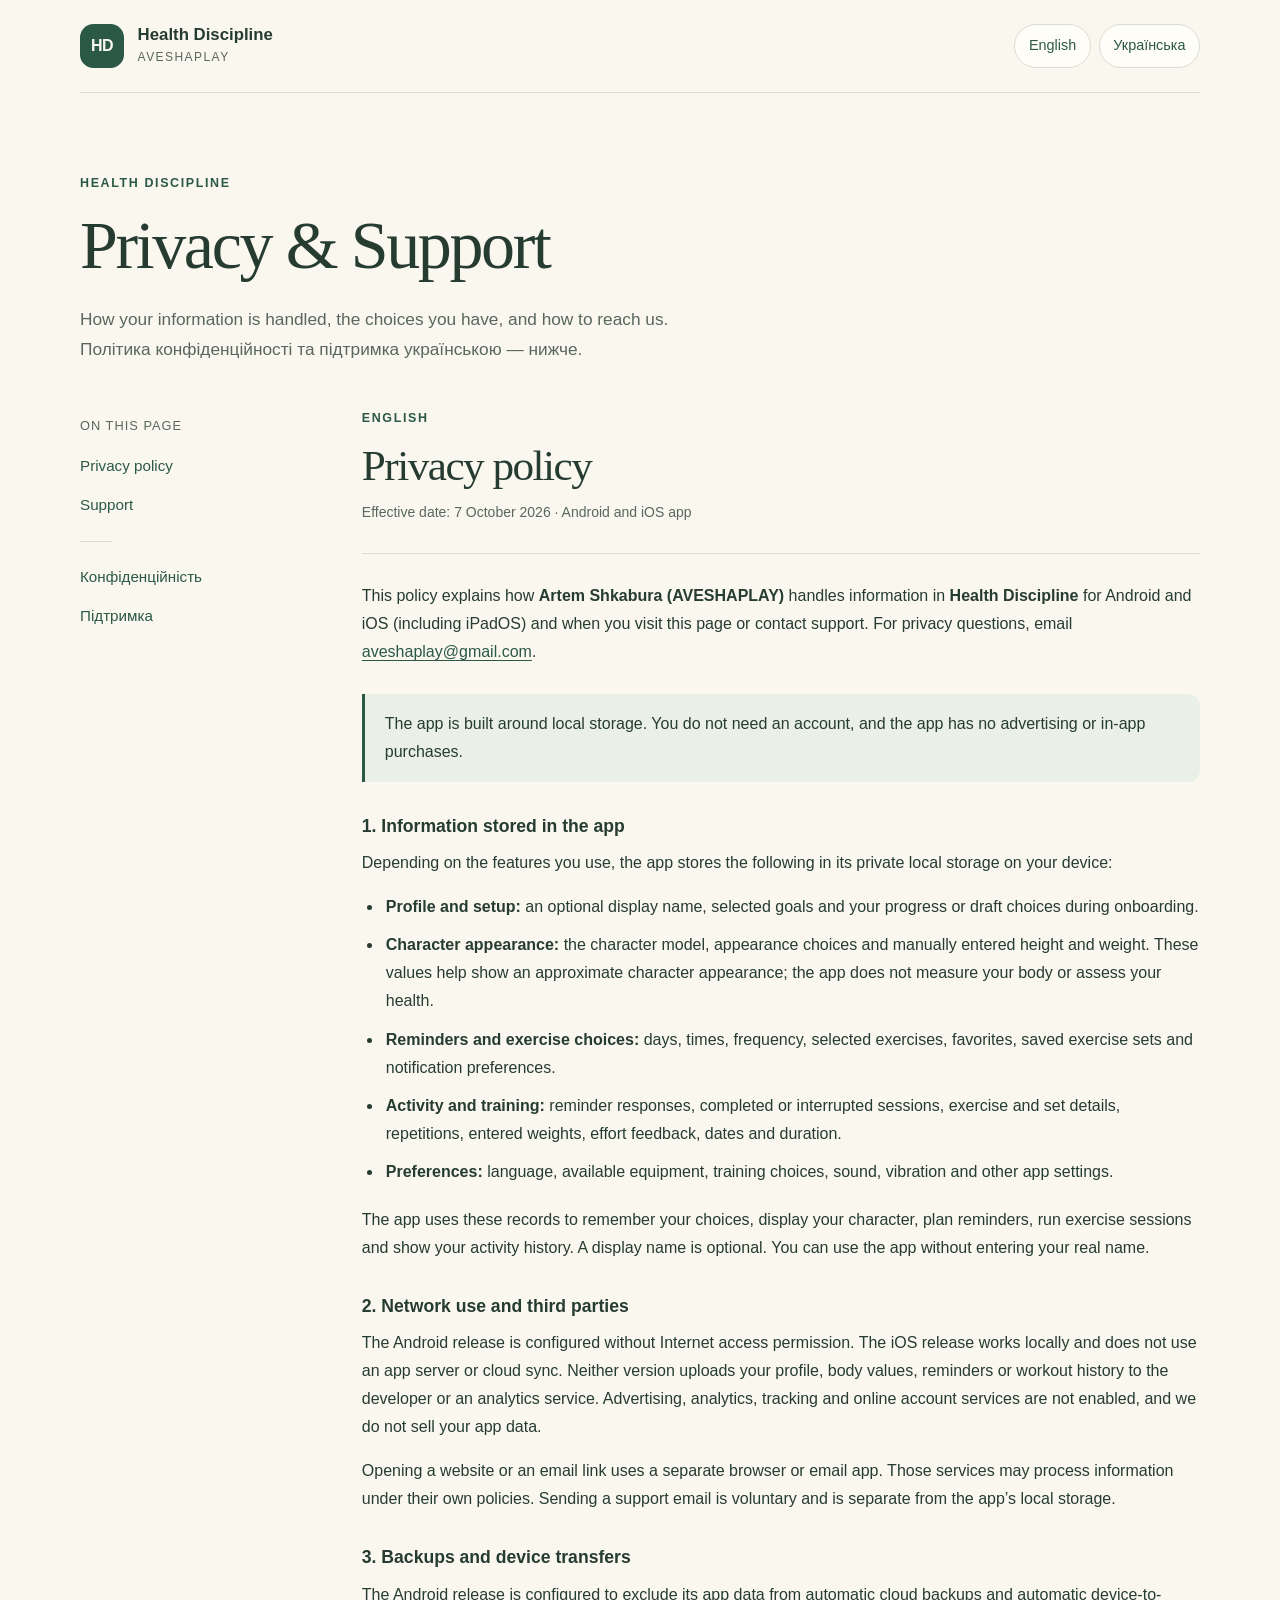
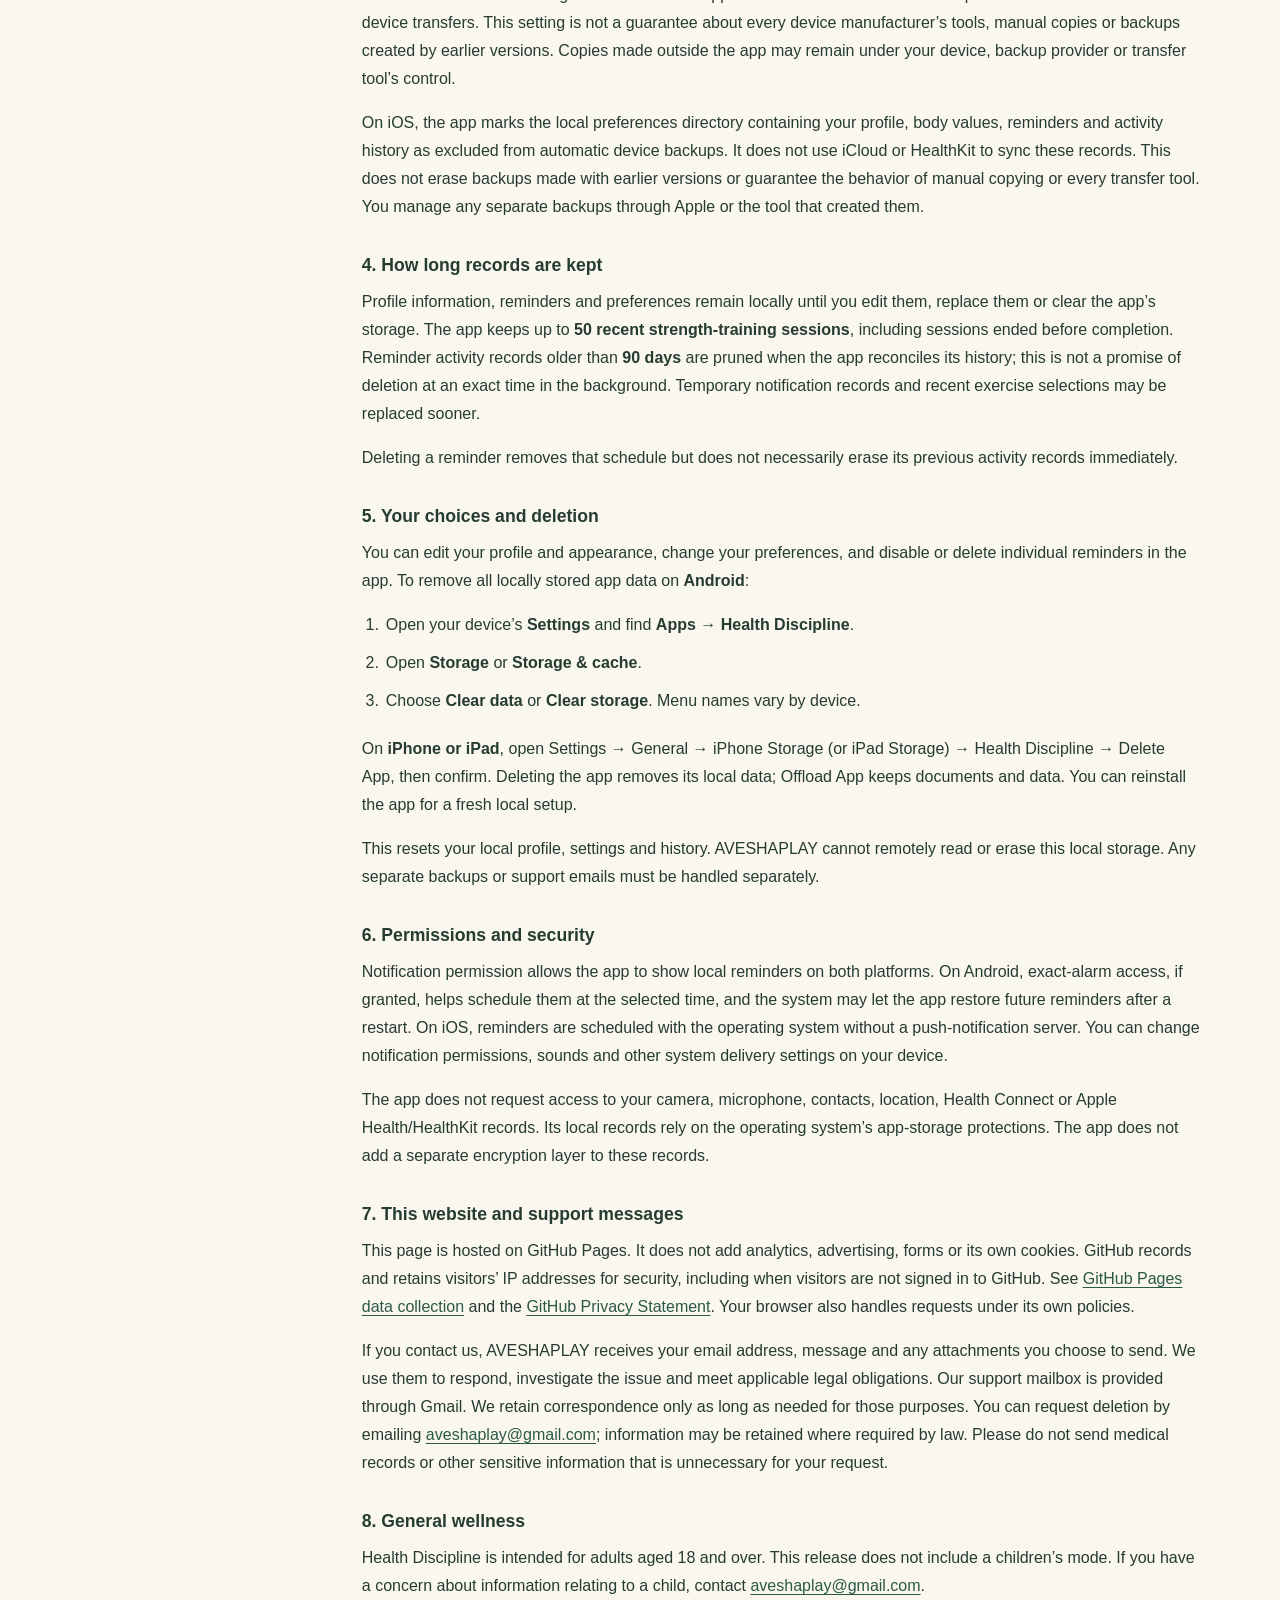
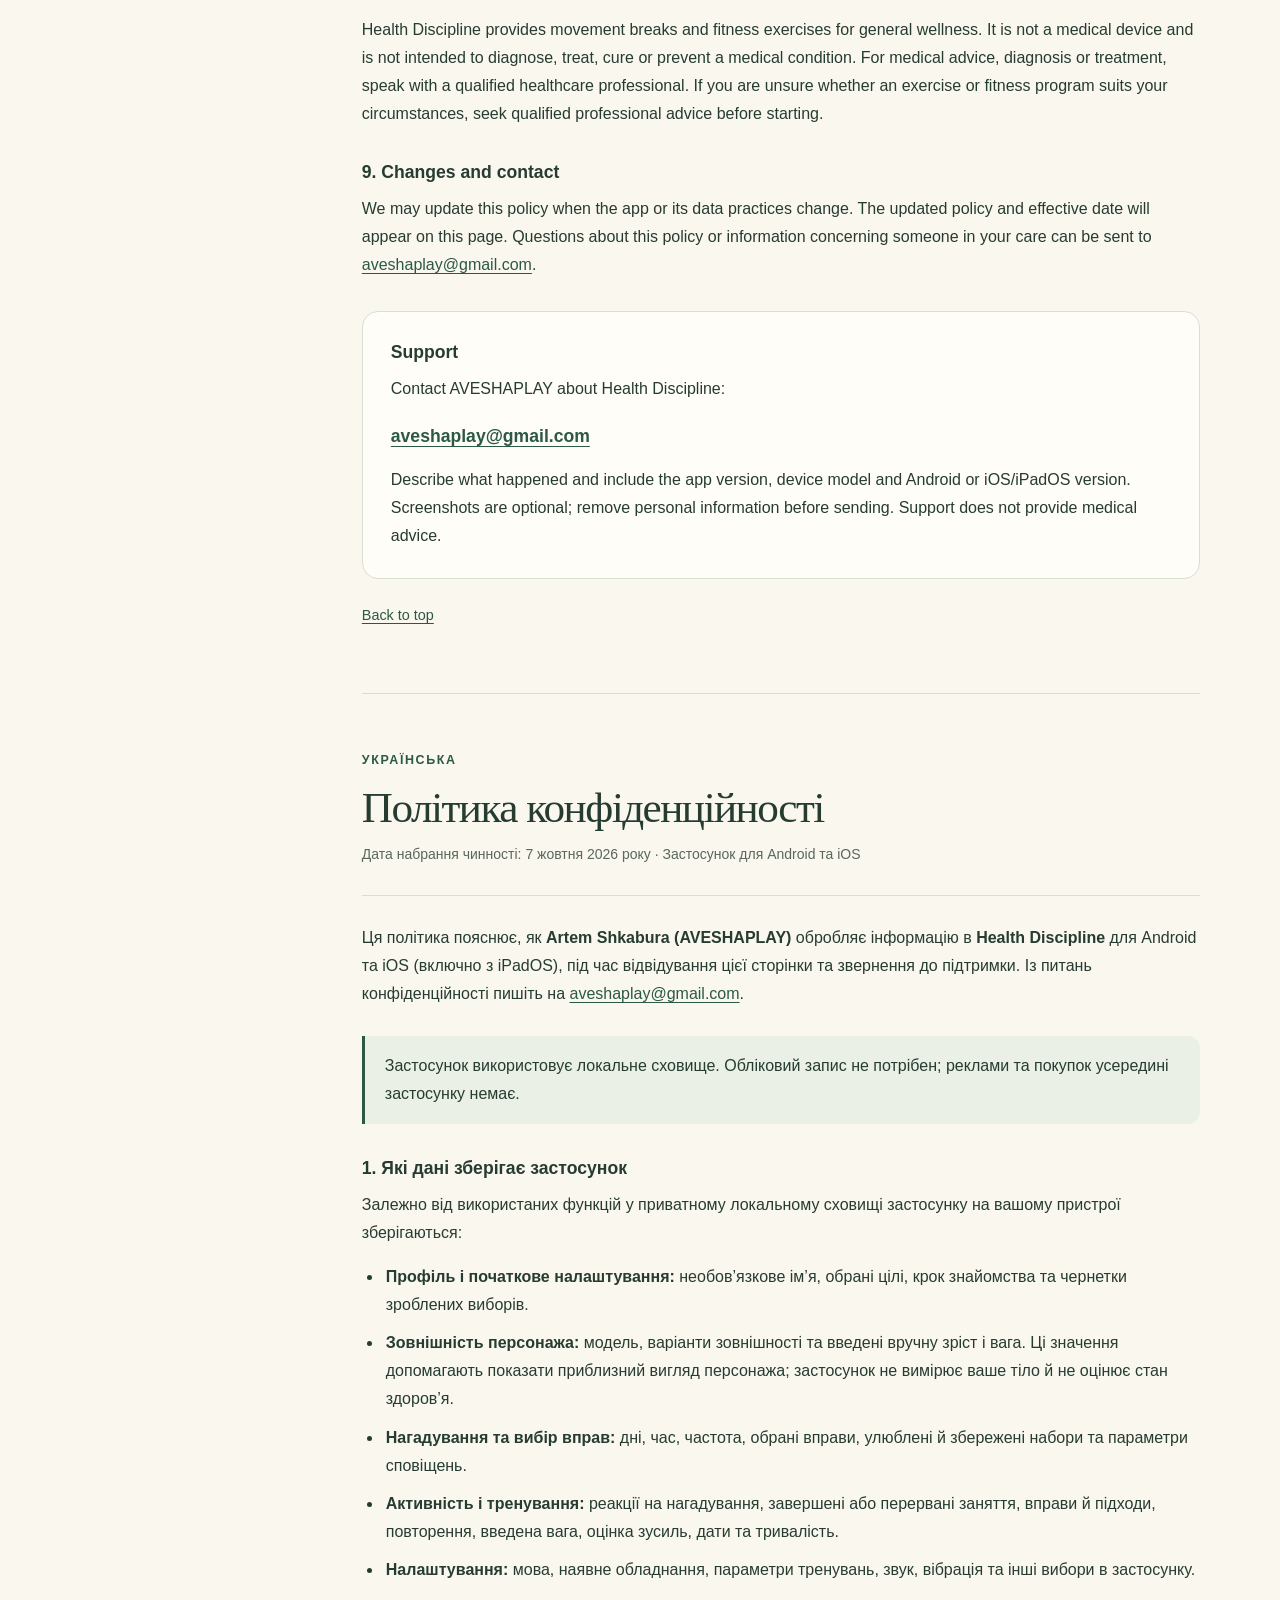
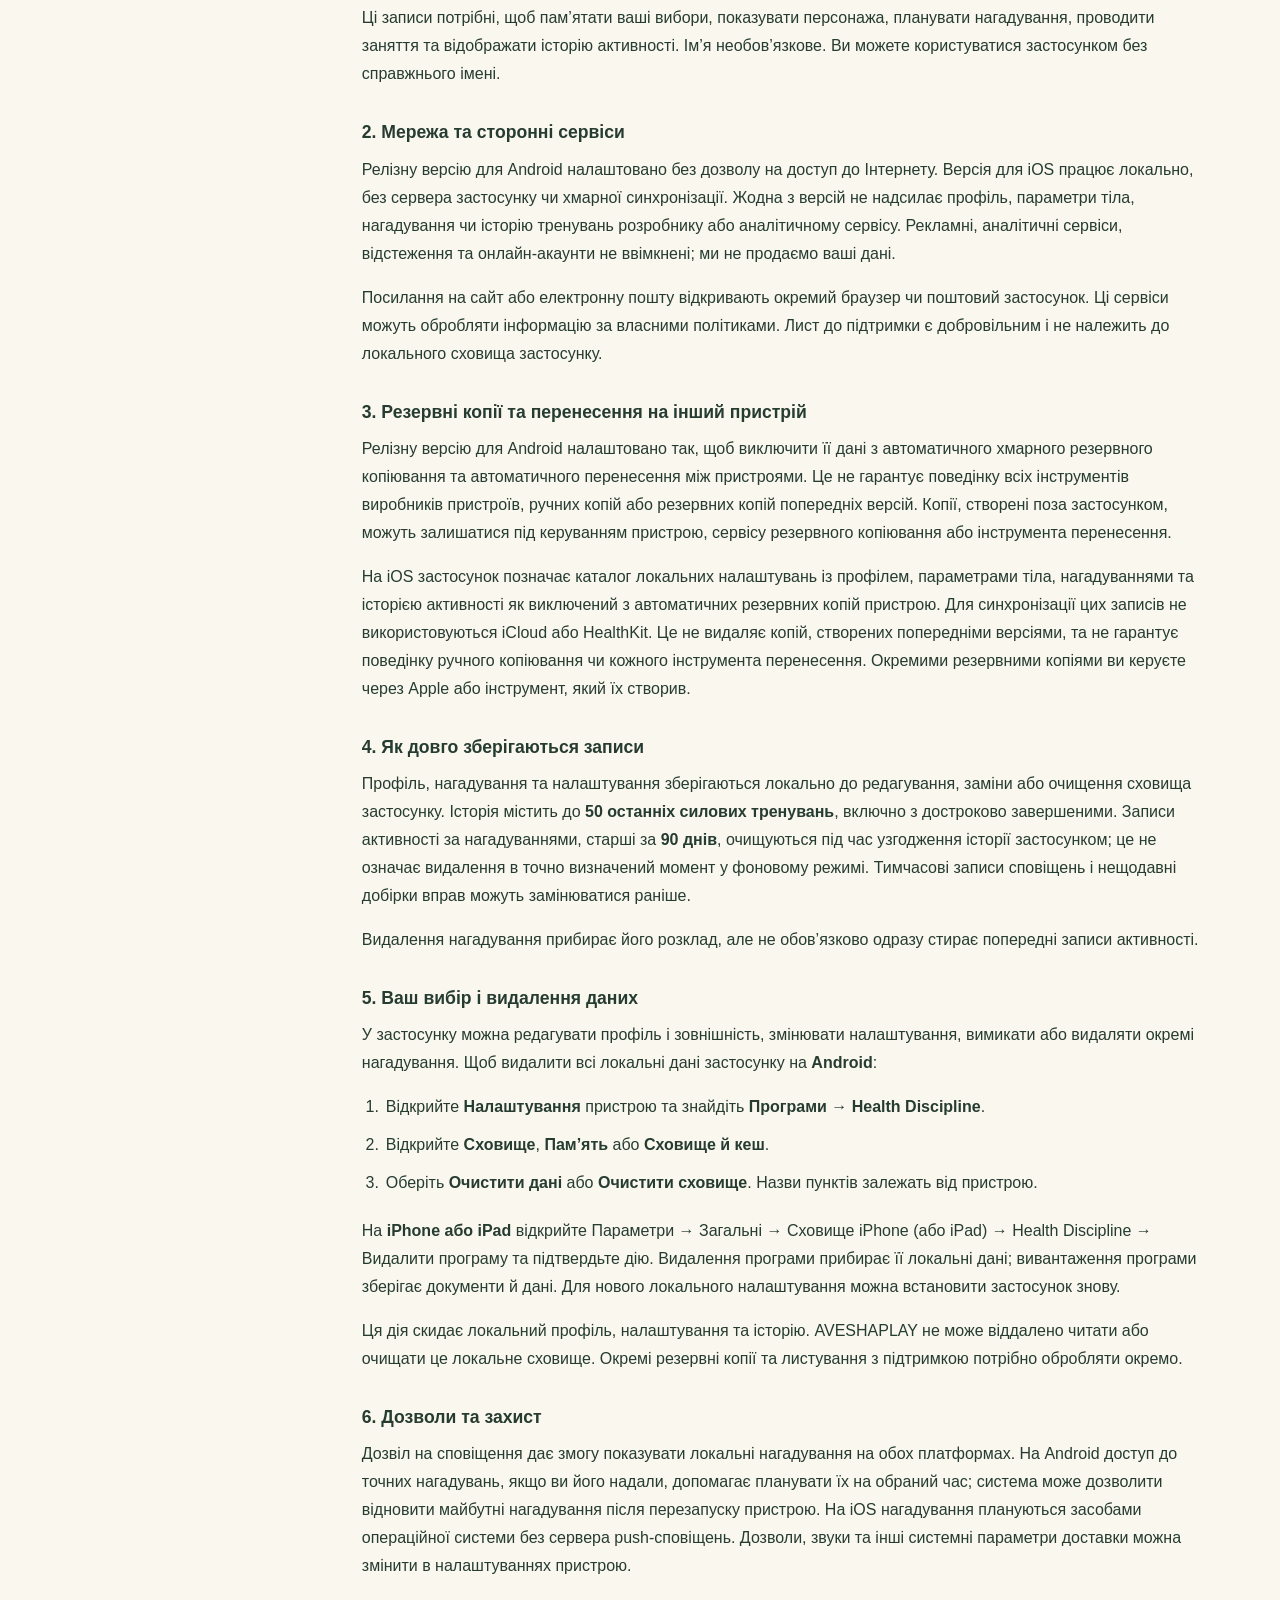
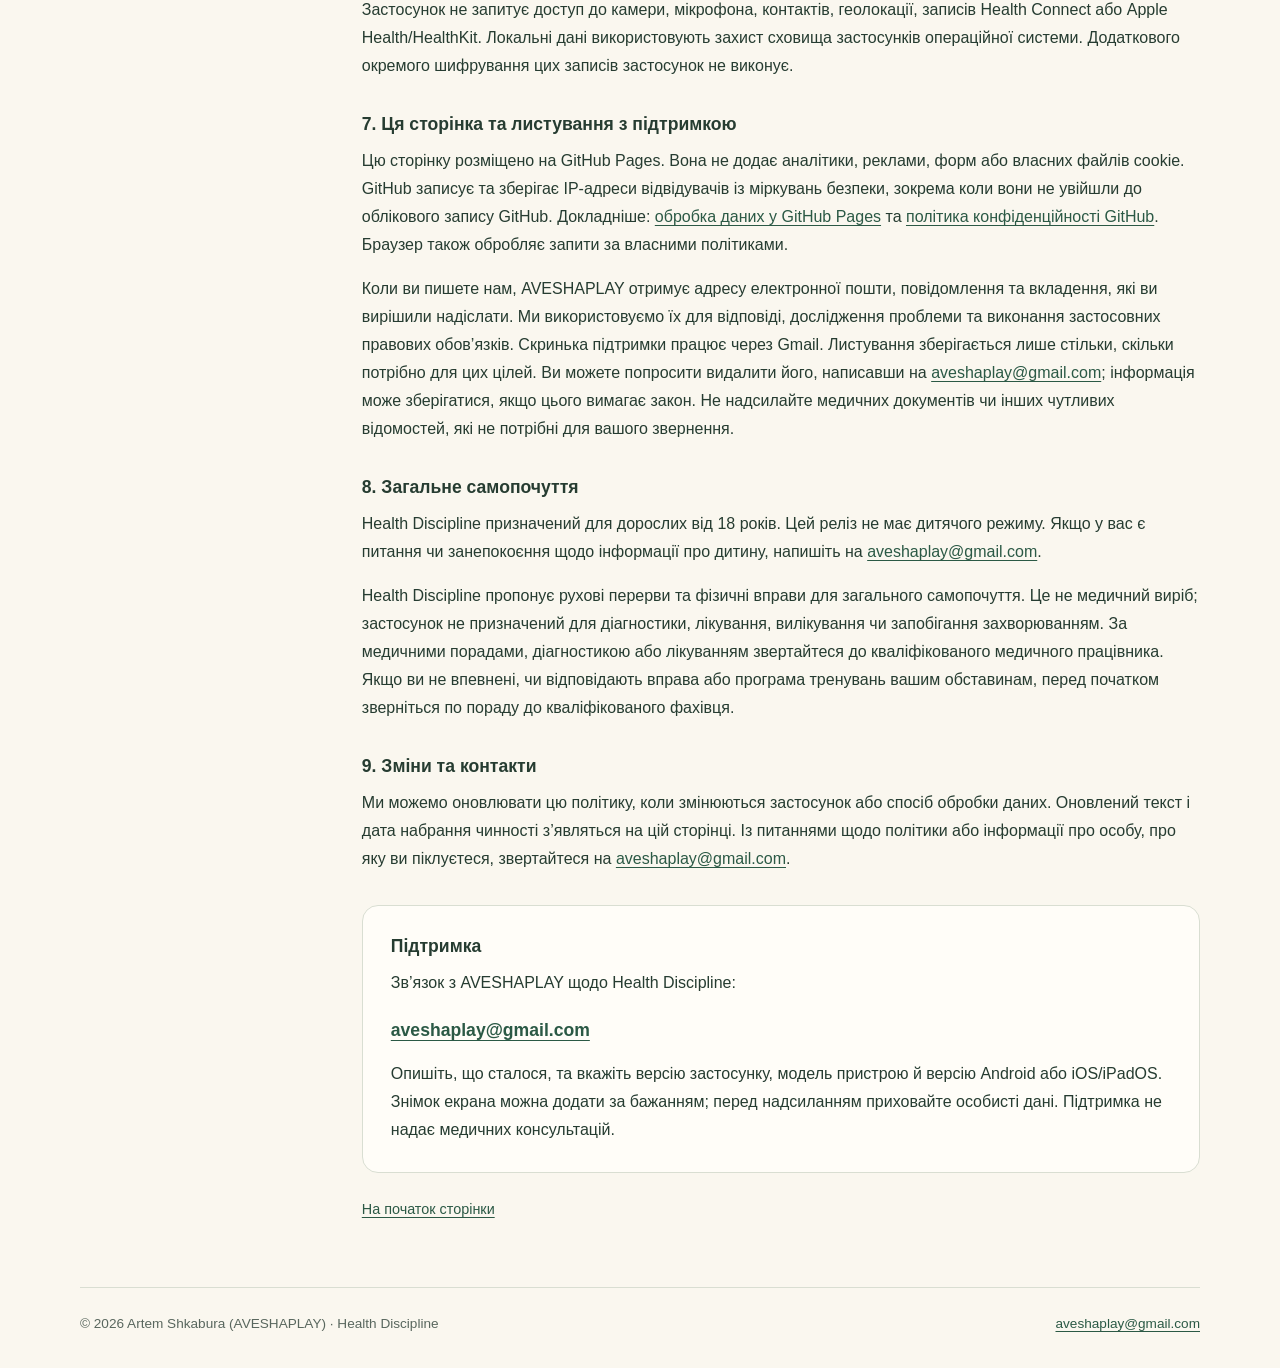
<file: health-discipline.html>
<!doctype html>
<html lang="en">
<head>
  <meta charset="utf-8">
  <meta name="viewport" content="width=device-width, initial-scale=1">
  <meta name="color-scheme" content="light">
  <meta name="description" content="Privacy policy and support for Health Discipline by Artem Shkabura (AVESHAPLAY), for Android and iOS. Available in English and Ukrainian.">
  <meta name="referrer" content="no-referrer">
  <title>Privacy &amp; Support · Health Discipline</title>
  <link rel="icon" type="image/svg+xml" href="data:image/svg+xml,%3Csvg xmlns='http://www.w3.org/2000/svg' viewBox='0 0 64 64'%3E%3Crect width='64' height='64' rx='16' fill='%232b5945'/%3E%3Ctext x='32' y='41' text-anchor='middle' font-family='Arial,sans-serif' font-size='27' font-weight='700' fill='%23faf7ef'%3EHD%3C/text%3E%3C/svg%3E">
  <style>
    :root {
      --paper: #faf7ef;
      --surface: #fffdf8;
      --ink: #263c31;
      --muted: #59675e;
      --green: #2b5945;
      --soft-green: #eaf0e5;
      --line: #d9ded2;
      --space: clamp(1.25rem, 4vw, 3.25rem);
      font-family: -apple-system, BlinkMacSystemFont, "Segoe UI", Arial, sans-serif;
      color: var(--ink);
      background: var(--paper);
      font-synthesis: none;
    }
    * { box-sizing: border-box; }
    html { scroll-padding-top: 2rem; }
    body { margin: 0; font-size: 1rem; line-height: 1.75; }
    a { color: var(--green); text-underline-offset: .2em; text-decoration-thickness: 1px; overflow-wrap: anywhere; }
    a:hover { text-decoration-thickness: 2px; }
    a:focus-visible { outline: 3px solid var(--green); outline-offset: 5px; border-radius: 3px; }
    .skip { position: absolute; left: 1rem; top: -10rem; padding: .6rem 1rem; background: var(--surface); z-index: 2; }
    .skip:focus { top: 1rem; }
    .shell { width: min(100% - 2 * var(--space), 1120px); margin-inline: auto; }
    .masthead { display: flex; justify-content: space-between; align-items: center; gap: 1.5rem; padding-block: 1.5rem; border-bottom: 1px solid var(--line); }
    .brand { display: flex; align-items: center; gap: .85rem; color: var(--ink); text-decoration: none; min-width: 0; max-width: 100%; }
    .brand > span:last-child { min-width: 0; }
    .brand-mark { display: grid; place-items: center; flex-shrink: 0; width: 2.75rem; height: 2.75rem; border-radius: .85rem; background: var(--green); color: var(--paper); font-weight: 700; font-size: 1rem; letter-spacing: -.03em; }
    .brand-name { display: block; font-size: 1.05rem; font-weight: 650; line-height: 1.35; }
    .brand-owner { display: block; font-size: .75rem; letter-spacing: .12em; color: var(--muted); }
    .languages { display: flex; flex-wrap: wrap; gap: .5rem; }
    .languages a { display: inline-flex; align-items: center; justify-content: center; min-height: 44px; padding: .35rem .85rem; border: 1px solid var(--line); border-radius: 99px; font-size: .9rem; text-decoration: none; background: var(--surface); }
    .languages a:hover { background: var(--soft-green); border-color: var(--green); }
    .intro { padding-block: clamp(2.75rem, 7vw, 5rem) 2.75rem; max-width: 750px; }
    .eyebrow { color: var(--green); text-transform: uppercase; font-size: .78rem; letter-spacing: .13em; font-weight: 650; margin: 0 0 .75rem; }
    h1, h2 { font-family: Georgia, "Times New Roman", serif; font-weight: 400; line-height: 1.13; letter-spacing: -.035em; overflow-wrap: anywhere; }
    h1 { font-size: clamp(2.5rem, 6vw, 4.25rem); margin: 0 0 1.25rem; }
    .intro p:last-child { max-width: 39rem; font-size: 1.08rem; color: var(--muted); margin: 0; }
    .page-layout { display: grid; grid-template-columns: 205px minmax(0, 1fr); gap: clamp(2rem, 6vw, 5rem); align-items: start; padding-bottom: 4rem; }
    .contents { position: sticky; top: 2rem; padding-top: .4rem; }
    .contents-label { margin: 0 0 .65rem; font-size: .8rem; color: var(--muted); letter-spacing: .08em; text-transform: uppercase; }
    .contents a { display: block; width: fit-content; padding-block: .38rem; font-size: .95rem; text-decoration: none; }
    .contents a:hover { text-decoration: underline; }
    .contents .divider { width: 2rem; height: 1px; background: var(--line); margin-block: 1rem; }
    .documents { min-width: 0; }
    article { scroll-margin-top: 2rem; }
    article + article { border-top: 1px solid var(--line); padding-top: 3.5rem; margin-top: 4rem; }
    .document-top { padding-bottom: 1.75rem; margin-bottom: 1.75rem; border-bottom: 1px solid var(--line); }
    .document-top h2 { font-size: clamp(2rem, 4vw, 2.7rem); margin: 0 0 .6rem; }
    .meta { font-size: .875rem; color: var(--muted); margin: 0; }
    .summary { border-left: 3px solid var(--green); padding: 1rem 1.25rem; margin: 1.75rem 0 2rem; background: var(--soft-green); border-radius: 0 .75rem .75rem 0; }
    .summary p { margin: 0; }
    h3 { font-size: 1.1rem; font-weight: 650; line-height: 1.4; margin: 2rem 0 .65rem; }
    p { margin: 0 0 1rem; }
    ul, ol { padding-left: 1.35rem; margin: .6rem 0 1.25rem; }
    li { padding-left: .15rem; margin-bottom: .65rem; }
    strong { font-weight: 650; }
    .support { scroll-margin-top: 2rem; background: var(--surface); border: 1px solid var(--line); border-radius: 1rem; padding: clamp(1.25rem, 3vw, 1.75rem); margin-top: 2rem; }
    .support h3 { margin-top: 0; }
    .support p:last-child { margin-bottom: 0; }
    .email { display: inline-block; margin: .1rem 0 .9rem; font-size: 1.1rem; font-weight: 650; overflow-wrap: anywhere; }
    .back { display: inline-block; margin-top: 1.5rem; font-size: .9rem; }
    footer { padding-block: 1.5rem 2rem; border-top: 1px solid var(--line); display: flex; flex-wrap: wrap; justify-content: space-between; gap: .75rem 2rem; font-size: .85rem; color: var(--muted); }
    footer p { margin: 0; }
    @media (max-width: 740px) {
      .masthead { flex-wrap: wrap; gap: 1rem; }
      .page-layout { display: block; }
      .contents { position: static; display: flex; flex-wrap: wrap; gap: .25rem 1.25rem; margin-bottom: 2rem; padding: 0 0 1.25rem; border-bottom: 1px solid var(--line); }
      .contents-label { width: 100%; }
      .contents .divider { display: none; }
      .contents a { padding-block: .35rem; }
      .intro { padding-bottom: 2rem; }
      article + article { margin-top: 3rem; padding-top: 3rem; }
    }
    @media print {
      :root { background: white; color: black; }
      .shell { width: 100%; }
      .page-layout { display: block; }
      .contents, .languages, .skip, .back { display: none; }
      .intro { padding-block: 1.5rem; }
      .summary, .support { background: transparent; }
      .support { break-inside: avoid; }
      h3 { break-after: avoid; }
      a { color: inherit; }
    }
  </style>
</head>
<body id="top">
  <a class="skip" href="#en">Skip to privacy policy</a>
  <header class="masthead shell">
    <a class="brand" href="#top" aria-label="Health Discipline, top of page">
      <span class="brand-mark" aria-hidden="true">HD</span>
      <span><span class="brand-name">Health Discipline</span><span class="brand-owner">AVESHAPLAY</span></span>
    </a>
    <nav class="languages" aria-label="Policy language / Мова політики">
      <a href="#en" lang="en" hreflang="en">English</a>
      <a href="#uk" lang="uk" hreflang="uk">Українська</a>
    </nav>
  </header>

  <main class="shell">
    <div class="intro">
      <p class="eyebrow">Health Discipline</p>
      <h1>Privacy &amp; Support</h1>
      <p>How your information is handled, the choices you have, and how to reach us. <span lang="uk">Політика конфіденційності та підтримка українською — нижче.</span></p>
    </div>
    <div class="page-layout">
      <nav class="contents" aria-label="On this page / На цій сторінці">
        <p class="contents-label">On this page</p>
        <a href="#en">Privacy policy</a>
        <a href="#support-en">Support</a>
        <div class="divider" aria-hidden="true"></div>
        <a href="#uk" lang="uk">Конфіденційність</a>
        <a href="#support-uk" lang="uk">Підтримка</a>
      </nav>
      <div class="documents">
        <article id="en" lang="en" aria-labelledby="policy-title-en">
          <header class="document-top">
            <p class="eyebrow">English</p>
            <h2 id="policy-title-en">Privacy policy</h2>
            <p class="meta">Effective date: <time datetime="2026-10-07">7 October 2026</time> · Android and iOS app</p>
          </header>
          <p>This policy explains how <strong>Artem Shkabura (AVESHAPLAY)</strong> handles information in <strong>Health Discipline</strong> for Android and iOS (including iPadOS) and when you visit this page or contact support. For privacy questions, email <a href="mailto:aveshaplay@gmail.com">aveshaplay@gmail.com</a>.</p>
          <div class="summary"><p>The app is built around local storage. You do not need an account, and the app has no advertising or in-app purchases.</p></div>

          <h3>1. Information stored in the app</h3>
          <p>Depending on the features you use, the app stores the following in its private local storage on your device:</p>
          <ul>
            <li><strong>Profile and setup:</strong> an optional display name, selected goals and your progress or draft choices during onboarding.</li>
            <li><strong>Character appearance:</strong> the character model, appearance choices and manually entered height and weight. These values help show an approximate character appearance; the app does not measure your body or assess your health.</li>
            <li><strong>Reminders and exercise choices:</strong> days, times, frequency, selected exercises, favorites, saved exercise sets and notification preferences.</li>
            <li><strong>Activity and training:</strong> reminder responses, completed or interrupted sessions, exercise and set details, repetitions, entered weights, effort feedback, dates and duration.</li>
            <li><strong>Preferences:</strong> language, available equipment, training choices, sound, vibration and other app settings.</li>
          </ul>
          <p>The app uses these records to remember your choices, display your character, plan reminders, run exercise sessions and show your activity history. A display name is optional. You can use the app without entering your real name.</p>

          <h3>2. Network use and third parties</h3>
          <p>The Android release is configured without Internet access permission. The iOS release works locally and does not use an app server or cloud sync. Neither version uploads your profile, body values, reminders or workout history to the developer or an analytics service. Advertising, analytics, tracking and online account services are not enabled, and we do not sell your app data.</p>
          <p>Opening a website or an email link uses a separate browser or email app. Those services may process information under their own policies. Sending a support email is voluntary and is separate from the app’s local storage.</p>

          <h3>3. Backups and device transfers</h3>
          <p>The Android release is configured to exclude its app data from automatic cloud backups and automatic device-to-device transfers. This setting is not a guarantee about every device manufacturer’s tools, manual copies or backups created by earlier versions. Copies made outside the app may remain under your device, backup provider or transfer tool’s control.</p>
          <p>On iOS, the app marks the local preferences directory containing your profile, body values, reminders and activity history as excluded from automatic device backups. It does not use iCloud or HealthKit to sync these records. This does not erase backups made with earlier versions or guarantee the behavior of manual copying or every transfer tool. You manage any separate backups through Apple or the tool that created them.</p>

          <h3>4. How long records are kept</h3>
          <p>Profile information, reminders and preferences remain locally until you edit them, replace them or clear the app’s storage. The app keeps up to <strong>50 recent strength-training sessions</strong>, including sessions ended before completion. Reminder activity records older than <strong>90 days</strong> are pruned when the app reconciles its history; this is not a promise of deletion at an exact time in the background. Temporary notification records and recent exercise selections may be replaced sooner.</p>
          <p>Deleting a reminder removes that schedule but does not necessarily erase its previous activity records immediately.</p>

          <h3>5. Your choices and deletion</h3>
          <p>You can edit your profile and appearance, change your preferences, and disable or delete individual reminders in the app. To remove all locally stored app data on <strong>Android</strong>:</p>
          <ol>
            <li>Open your device’s <strong>Settings</strong> and find <strong>Apps → Health Discipline</strong>.</li>
            <li>Open <strong>Storage</strong> or <strong>Storage &amp; cache</strong>.</li>
            <li>Choose <strong>Clear data</strong> or <strong>Clear storage</strong>. Menu names vary by device.</li>
          </ol>
          <p>On <strong>iPhone or iPad</strong>, open Settings → General → iPhone Storage (or iPad Storage) → Health Discipline → Delete App, then confirm. Deleting the app removes its local data; Offload App keeps documents and data. You can reinstall the app for a fresh local setup.</p>
          <p>This resets your local profile, settings and history. AVESHAPLAY cannot remotely read or erase this local storage. Any separate backups or support emails must be handled separately.</p>

          <h3>6. Permissions and security</h3>
          <p>Notification permission allows the app to show local reminders on both platforms. On Android, exact-alarm access, if granted, helps schedule them at the selected time, and the system may let the app restore future reminders after a restart. On iOS, reminders are scheduled with the operating system without a push-notification server. You can change notification permissions, sounds and other system delivery settings on your device.</p>
          <p>The app does not request access to your camera, microphone, contacts, location, Health Connect or Apple Health/HealthKit records. Its local records rely on the operating system’s app-storage protections. The app does not add a separate encryption layer to these records.</p>

          <h3>7. This website and support messages</h3>
          <p>This page is hosted on GitHub Pages. It does not add analytics, advertising, forms or its own cookies. GitHub records and retains visitors’ IP addresses for security, including when visitors are not signed in to GitHub. See <a href="https://docs.github.com/en/pages/getting-started-with-github-pages/what-is-github-pages#data-collection">GitHub Pages data collection</a> and the <a href="https://docs.github.com/en/site-policy/privacy-policies/github-general-privacy-statement">GitHub Privacy Statement</a>. Your browser also handles requests under its own policies.</p>
          <p>If you contact us, AVESHAPLAY receives your email address, message and any attachments you choose to send. We use them to respond, investigate the issue and meet applicable legal obligations. Our support mailbox is provided through Gmail. We retain correspondence only as long as needed for those purposes. You can request deletion by emailing <a href="mailto:aveshaplay@gmail.com">aveshaplay@gmail.com</a>; information may be retained where required by law. Please do not send medical records or other sensitive information that is unnecessary for your request.</p>

          <h3>8. General wellness</h3>
          <p>Health Discipline is intended for adults aged 18 and over. This release does not include a children’s mode. If you have a concern about information relating to a child, contact <a href="mailto:aveshaplay@gmail.com">aveshaplay@gmail.com</a>.</p>
          <p>Health Discipline provides movement breaks and fitness exercises for general wellness. It is not a medical device and is not intended to diagnose, treat, cure or prevent a medical condition. For medical advice, diagnosis or treatment, speak with a qualified healthcare professional. If you are unsure whether an exercise or fitness program suits your circumstances, seek qualified professional advice before starting.</p>

          <h3>9. Changes and contact</h3>
          <p>We may update this policy when the app or its data practices change. The updated policy and effective date will appear on this page. Questions about this policy or information concerning someone in your care can be sent to <a href="mailto:aveshaplay@gmail.com">aveshaplay@gmail.com</a>.</p>

          <section class="support" id="support-en" aria-labelledby="support-title-en">
            <h3 id="support-title-en">Support</h3>
            <p>Contact AVESHAPLAY about Health Discipline:</p>
            <a class="email" href="mailto:aveshaplay@gmail.com">aveshaplay@gmail.com</a>
            <p>Describe what happened and include the app version, device model and Android or iOS/iPadOS version. Screenshots are optional; remove personal information before sending. Support does not provide medical advice.</p>
          </section>
          <a class="back" href="#top">Back to top</a>
        </article>

        <article id="uk" lang="uk" aria-labelledby="policy-title-uk">
          <header class="document-top">
            <p class="eyebrow">Українська</p>
            <h2 id="policy-title-uk">Політика конфіденційності</h2>
            <p class="meta">Дата набрання чинності: <time datetime="2026-10-07">7 жовтня 2026 року</time> · Застосунок для Android та iOS</p>
          </header>
          <p>Ця політика пояснює, як <strong>Artem Shkabura (AVESHAPLAY)</strong> обробляє інформацію в <strong>Health Discipline</strong> для Android та iOS (включно з iPadOS), під час відвідування цієї сторінки та звернення до підтримки. Із питань конфіденційності пишіть на <a href="mailto:aveshaplay@gmail.com">aveshaplay@gmail.com</a>.</p>
          <div class="summary"><p>Застосунок використовує локальне сховище. Обліковий запис не потрібен; реклами та покупок усередині застосунку немає.</p></div>

          <h3>1. Які дані зберігає застосунок</h3>
          <p>Залежно від використаних функцій у приватному локальному сховищі застосунку на вашому пристрої зберігаються:</p>
          <ul>
            <li><strong>Профіль і початкове налаштування:</strong> необов’язкове ім’я, обрані цілі, крок знайомства та чернетки зроблених виборів.</li>
            <li><strong>Зовнішність персонажа:</strong> модель, варіанти зовнішності та введені вручну зріст і вага. Ці значення допомагають показати приблизний вигляд персонажа; застосунок не вимірює ваше тіло й не оцінює стан здоров’я.</li>
            <li><strong>Нагадування та вибір вправ:</strong> дні, час, частота, обрані вправи, улюблені й збережені набори та параметри сповіщень.</li>
            <li><strong>Активність і тренування:</strong> реакції на нагадування, завершені або перервані заняття, вправи й підходи, повторення, введена вага, оцінка зусиль, дати та тривалість.</li>
            <li><strong>Налаштування:</strong> мова, наявне обладнання, параметри тренувань, звук, вібрація та інші вибори в застосунку.</li>
          </ul>
          <p>Ці записи потрібні, щоб пам’ятати ваші вибори, показувати персонажа, планувати нагадування, проводити заняття та відображати історію активності. Ім’я необов’язкове. Ви можете користуватися застосунком без справжнього імені.</p>

          <h3>2. Мережа та сторонні сервіси</h3>
          <p>Релізну версію для Android налаштовано без дозволу на доступ до Інтернету. Версія для iOS працює локально, без сервера застосунку чи хмарної синхронізації. Жодна з версій не надсилає профіль, параметри тіла, нагадування чи історію тренувань розробнику або аналітичному сервісу. Рекламні, аналітичні сервіси, відстеження та онлайн-акаунти не ввімкнені; ми не продаємо ваші дані.</p>
          <p>Посилання на сайт або електронну пошту відкривають окремий браузер чи поштовий застосунок. Ці сервіси можуть обробляти інформацію за власними політиками. Лист до підтримки є добровільним і не належить до локального сховища застосунку.</p>

          <h3>3. Резервні копії та перенесення на інший пристрій</h3>
          <p>Релізну версію для Android налаштовано так, щоб виключити її дані з автоматичного хмарного резервного копіювання та автоматичного перенесення між пристроями. Це не гарантує поведінку всіх інструментів виробників пристроїв, ручних копій або резервних копій попередніх версій. Копії, створені поза застосунком, можуть залишатися під керуванням пристрою, сервісу резервного копіювання або інструмента перенесення.</p>
          <p>На iOS застосунок позначає каталог локальних налаштувань із профілем, параметрами тіла, нагадуваннями та історією активності як виключений з автоматичних резервних копій пристрою. Для синхронізації цих записів не використовуються iCloud або HealthKit. Це не видаляє копій, створених попередніми версіями, та не гарантує поведінку ручного копіювання чи кожного інструмента перенесення. Окремими резервними копіями ви керуєте через Apple або інструмент, який їх створив.</p>

          <h3>4. Як довго зберігаються записи</h3>
          <p>Профіль, нагадування та налаштування зберігаються локально до редагування, заміни або очищення сховища застосунку. Історія містить до <strong>50 останніх силових тренувань</strong>, включно з достроково завершеними. Записи активності за нагадуваннями, старші за <strong>90 днів</strong>, очищуються під час узгодження історії застосунком; це не означає видалення в точно визначений момент у фоновому режимі. Тимчасові записи сповіщень і нещодавні добірки вправ можуть замінюватися раніше.</p>
          <p>Видалення нагадування прибирає його розклад, але не обов’язково одразу стирає попередні записи активності.</p>

          <h3>5. Ваш вибір і видалення даних</h3>
          <p>У застосунку можна редагувати профіль і зовнішність, змінювати налаштування, вимикати або видаляти окремі нагадування. Щоб видалити всі локальні дані застосунку на <strong>Android</strong>:</p>
          <ol>
            <li>Відкрийте <strong>Налаштування</strong> пристрою та знайдіть <strong>Програми → Health Discipline</strong>.</li>
            <li>Відкрийте <strong>Сховище</strong>, <strong>Пам’ять</strong> або <strong>Сховище й кеш</strong>.</li>
            <li>Оберіть <strong>Очистити дані</strong> або <strong>Очистити сховище</strong>. Назви пунктів залежать від пристрою.</li>
          </ol>
          <p>На <strong>iPhone або iPad</strong> відкрийте Параметри → Загальні → Сховище iPhone (або iPad) → Health Discipline → Видалити програму та підтвердьте дію. Видалення програми прибирає її локальні дані; вивантаження програми зберігає документи й дані. Для нового локального налаштування можна встановити застосунок знову.</p>
          <p>Ця дія скидає локальний профіль, налаштування та історію. AVESHAPLAY не може віддалено читати або очищати це локальне сховище. Окремі резервні копії та листування з підтримкою потрібно обробляти окремо.</p>

          <h3>6. Дозволи та захист</h3>
          <p>Дозвіл на сповіщення дає змогу показувати локальні нагадування на обох платформах. На Android доступ до точних нагадувань, якщо ви його надали, допомагає планувати їх на обраний час; система може дозволити відновити майбутні нагадування після перезапуску пристрою. На iOS нагадування плануються засобами операційної системи без сервера push-сповіщень. Дозволи, звуки та інші системні параметри доставки можна змінити в налаштуваннях пристрою.</p>
          <p>Застосунок не запитує доступ до камери, мікрофона, контактів, геолокації, записів Health Connect або Apple Health/HealthKit. Локальні дані використовують захист сховища застосунків операційної системи. Додаткового окремого шифрування цих записів застосунок не виконує.</p>

          <h3>7. Ця сторінка та листування з підтримкою</h3>
          <p>Цю сторінку розміщено на GitHub Pages. Вона не додає аналітики, реклами, форм або власних файлів cookie. GitHub записує та зберігає IP-адреси відвідувачів із міркувань безпеки, зокрема коли вони не увійшли до облікового запису GitHub. Докладніше: <a href="https://docs.github.com/en/pages/getting-started-with-github-pages/what-is-github-pages#data-collection">обробка даних у GitHub Pages</a> та <a href="https://docs.github.com/en/site-policy/privacy-policies/github-general-privacy-statement">політика конфіденційності GitHub</a>. Браузер також обробляє запити за власними політиками.</p>
          <p>Коли ви пишете нам, AVESHAPLAY отримує адресу електронної пошти, повідомлення та вкладення, які ви вирішили надіслати. Ми використовуємо їх для відповіді, дослідження проблеми та виконання застосовних правових обов’язків. Скринька підтримки працює через Gmail. Листування зберігається лише стільки, скільки потрібно для цих цілей. Ви можете попросити видалити його, написавши на <a href="mailto:aveshaplay@gmail.com">aveshaplay@gmail.com</a>; інформація може зберігатися, якщо цього вимагає закон. Не надсилайте медичних документів чи інших чутливих відомостей, які не потрібні для вашого звернення.</p>

          <h3>8. Загальне самопочуття</h3>
          <p>Health Discipline призначений для дорослих від 18 років. Цей реліз не має дитячого режиму. Якщо у вас є питання чи занепокоєння щодо інформації про дитину, напишіть на <a href="mailto:aveshaplay@gmail.com">aveshaplay@gmail.com</a>.</p>
          <p>Health Discipline пропонує рухові перерви та фізичні вправи для загального самопочуття. Це не медичний виріб; застосунок не призначений для діагностики, лікування, вилікування чи запобігання захворюванням. За медичними порадами, діагностикою або лікуванням звертайтеся до кваліфікованого медичного працівника. Якщо ви не впевнені, чи відповідають вправа або програма тренувань вашим обставинам, перед початком зверніться по пораду до кваліфікованого фахівця.</p>

          <h3>9. Зміни та контакти</h3>
          <p>Ми можемо оновлювати цю політику, коли змінюються застосунок або спосіб обробки даних. Оновлений текст і дата набрання чинності з’являться на цій сторінці. Із питаннями щодо політики або інформації про особу, про яку ви піклуєтеся, звертайтеся на <a href="mailto:aveshaplay@gmail.com">aveshaplay@gmail.com</a>.</p>

          <section class="support" id="support-uk" aria-labelledby="support-title-uk">
            <h3 id="support-title-uk">Підтримка</h3>
            <p>Зв’язок з AVESHAPLAY щодо Health Discipline:</p>
            <a class="email" href="mailto:aveshaplay@gmail.com">aveshaplay@gmail.com</a>
            <p>Опишіть, що сталося, та вкажіть версію застосунку, модель пристрою й версію Android або iOS/iPadOS. Знімок екрана можна додати за бажанням; перед надсиланням приховайте особисті дані. Підтримка не надає медичних консультацій.</p>
          </section>
          <a class="back" href="#top">На початок сторінки</a>
        </article>
      </div>
    </div>
  </main>
  <footer class="shell">
    <p>© 2026 Artem Shkabura (AVESHAPLAY) · Health Discipline</p>
    <p><a href="mailto:aveshaplay@gmail.com">aveshaplay@gmail.com</a></p>
  </footer>
</body>
</html>
</file>
<file: styles.css>
:root {
  color-scheme: light;
  --bg: #f4efe8;
  --bg-accent: #dce8f2;
  --surface: rgba(255, 255, 255, 0.9);
  --surface-strong: #ffffff;
  --text: #1f2933;
  --muted: #5b6773;
  --border: rgba(31, 41, 51, 0.12);
  --primary: #0f766e;
  --primary-strong: #115e59;
  --shadow: 0 20px 50px rgba(31, 41, 51, 0.12);
  --radius-xl: 24px;
  --radius-lg: 18px;
  --radius-md: 14px;
  --max-width: 1080px;
}

* {
  box-sizing: border-box;
}

html {
  scroll-behavior: smooth;
}

body {
  margin: 0;
  font-family: "Trebuchet MS", "Segoe UI", sans-serif;
  color: var(--text);
  line-height: 1.7;
  background:
    radial-gradient(circle at top left, rgba(15, 118, 110, 0.16), transparent 34%),
    radial-gradient(circle at top right, rgba(24, 119, 242, 0.12), transparent 32%),
    linear-gradient(180deg, var(--bg) 0%, #f7f3ed 54%, #eef5f6 100%);
  min-height: 100vh;
}

a {
  color: var(--primary-strong);
}

a:hover {
  color: var(--primary);
}

.shell {
  width: min(calc(100% - 32px), var(--max-width));
  margin: 0 auto;
  padding: 40px 0 64px;
}

.hero,
.panel,
.policy {
  background: var(--surface);
  border: 1px solid var(--border);
  border-radius: var(--radius-xl);
  box-shadow: var(--shadow);
  backdrop-filter: blur(12px);
}

.hero {
  padding: 44px;
  margin-bottom: 28px;
}

.eyebrow {
  display: inline-flex;
  align-items: center;
  gap: 8px;
  margin-bottom: 18px;
  padding: 7px 14px;
  border-radius: 999px;
  background: rgba(15, 118, 110, 0.1);
  color: var(--primary-strong);
  font-size: 0.92rem;
  font-weight: 700;
  letter-spacing: 0.02em;
  text-transform: uppercase;
}

.hero h1,
.policy h1 {
  margin: 0 0 16px;
  font-family: Georgia, "Times New Roman", serif;
  font-size: clamp(2.2rem, 5vw, 3.4rem);
  line-height: 1.08;
  letter-spacing: -0.03em;
}

.hero p,
.lead {
  max-width: 760px;
  margin: 0;
  font-size: 1.08rem;
  color: var(--muted);
}

.meta-row {
  display: flex;
  flex-wrap: wrap;
  gap: 10px;
  margin-top: 26px;
}

.chip {
  display: inline-flex;
  align-items: center;
  padding: 8px 14px;
  border-radius: 999px;
  background: rgba(255, 255, 255, 0.82);
  border: 1px solid rgba(15, 118, 110, 0.15);
  color: var(--text);
  font-size: 0.96rem;
}

.panel {
  padding: 28px;
}

.panel h2,
.policy h2 {
  margin: 0 0 12px;
  font-family: Georgia, "Times New Roman", serif;
  font-size: 1.45rem;
  line-height: 1.2;
}

.panel + .panel,
.policy section + section {
  margin-top: 20px;
}

.grid {
  display: grid;
  grid-template-columns: repeat(auto-fit, minmax(260px, 1fr));
  gap: 20px;
}

.card {
  display: flex;
  flex-direction: column;
  gap: 16px;
  padding: 24px;
  background: var(--surface-strong);
  border: 1px solid rgba(31, 41, 51, 0.08);
  border-radius: var(--radius-lg);
}

.card h3 {
  margin: 0;
  font-size: 1.4rem;
  line-height: 1.2;
}

.card p {
  margin: 0;
  color: var(--muted);
}

.button {
  display: inline-flex;
  align-items: center;
  justify-content: center;
  width: fit-content;
  padding: 11px 16px;
  border-radius: 999px;
  background: var(--primary);
  color: #ffffff;
  font-weight: 700;
  text-decoration: none;
  transition: transform 0.18s ease, background 0.18s ease;
}

.button:hover {
  background: var(--primary-strong);
  color: #ffffff;
  transform: translateY(-1px);
}

.url-list {
  display: grid;
  gap: 12px;
}

.url-item {
  padding: 14px 16px;
  border-radius: var(--radius-md);
  background: rgba(255, 255, 255, 0.72);
  border: 1px solid rgba(31, 41, 51, 0.08);
  overflow-wrap: anywhere;
}

.policy {
  padding: 40px;
}

.policy header {
  margin-bottom: 26px;
}

.back-link {
  display: inline-block;
  margin-bottom: 16px;
  text-decoration: none;
  font-weight: 700;
}

.last-updated {
  margin-top: 14px;
  color: var(--muted);
  font-size: 0.98rem;
}

.policy p {
  margin: 0;
}

.policy ul {
  margin: 0;
  padding-left: 20px;
}

.policy li + li {
  margin-top: 8px;
}

.footer-note {
  margin-top: 28px;
  color: var(--muted);
  font-size: 0.96rem;
}

@media (max-width: 720px) {
  .shell {
    width: min(calc(100% - 20px), var(--max-width));
    padding: 20px 0 36px;
  }

  .hero,
  .panel,
  .policy {
    padding: 24px;
    border-radius: 20px;
  }

  .hero h1,
  .policy h1 {
    font-size: clamp(2rem, 10vw, 2.8rem);
  }

  .meta-row {
    margin-top: 20px;
  }
}
</file>
